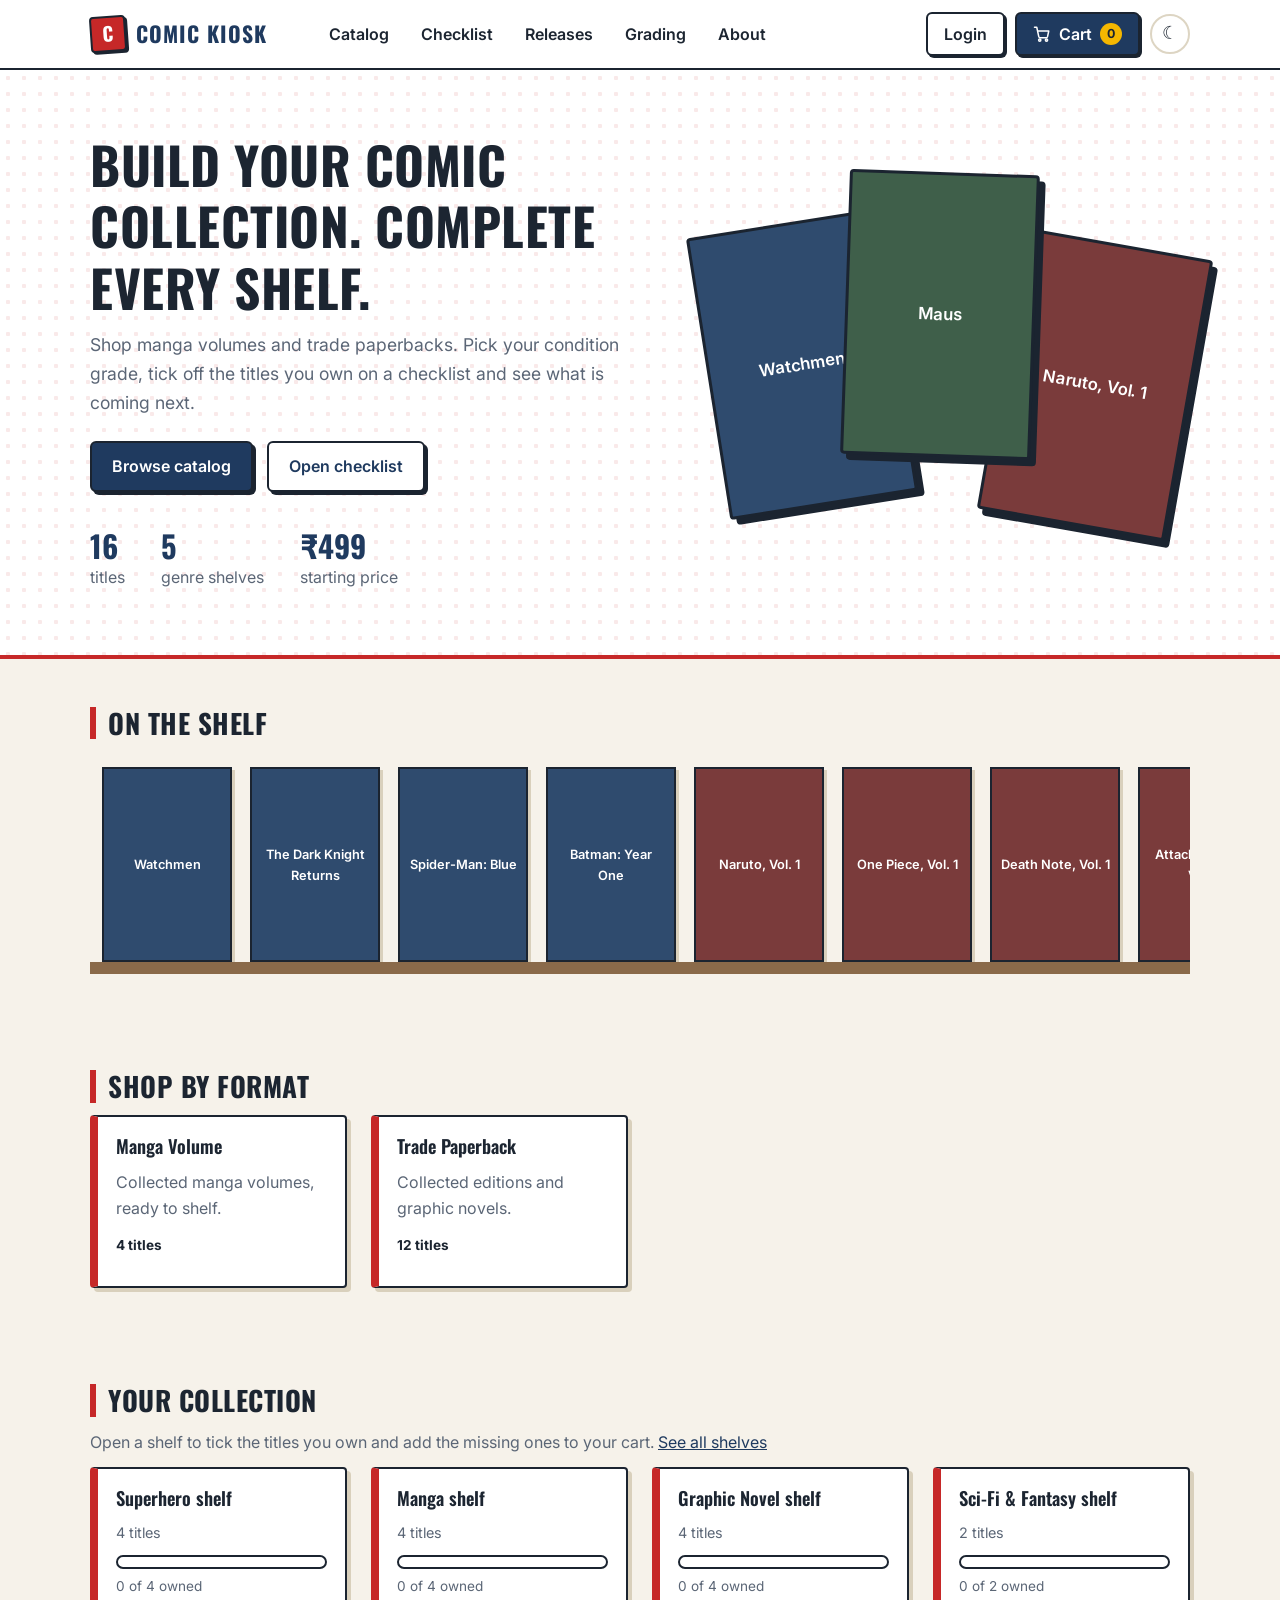
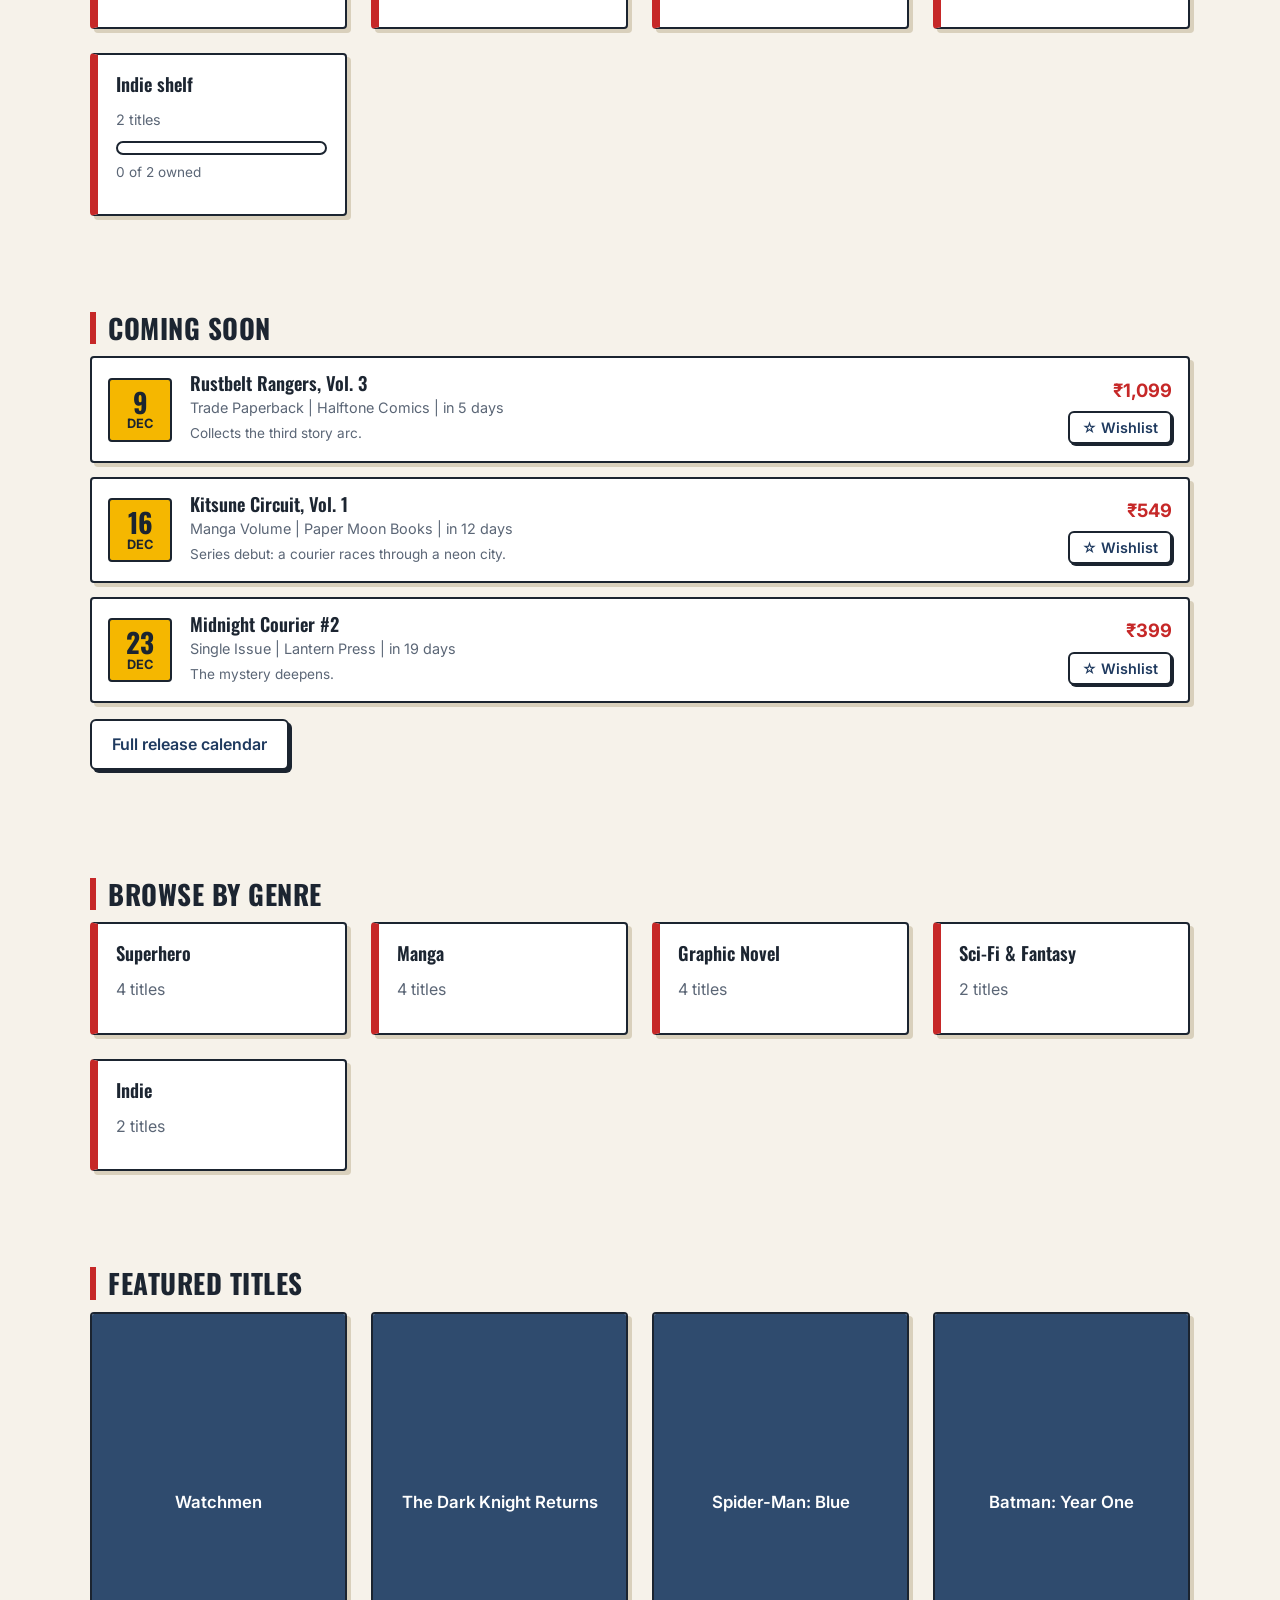
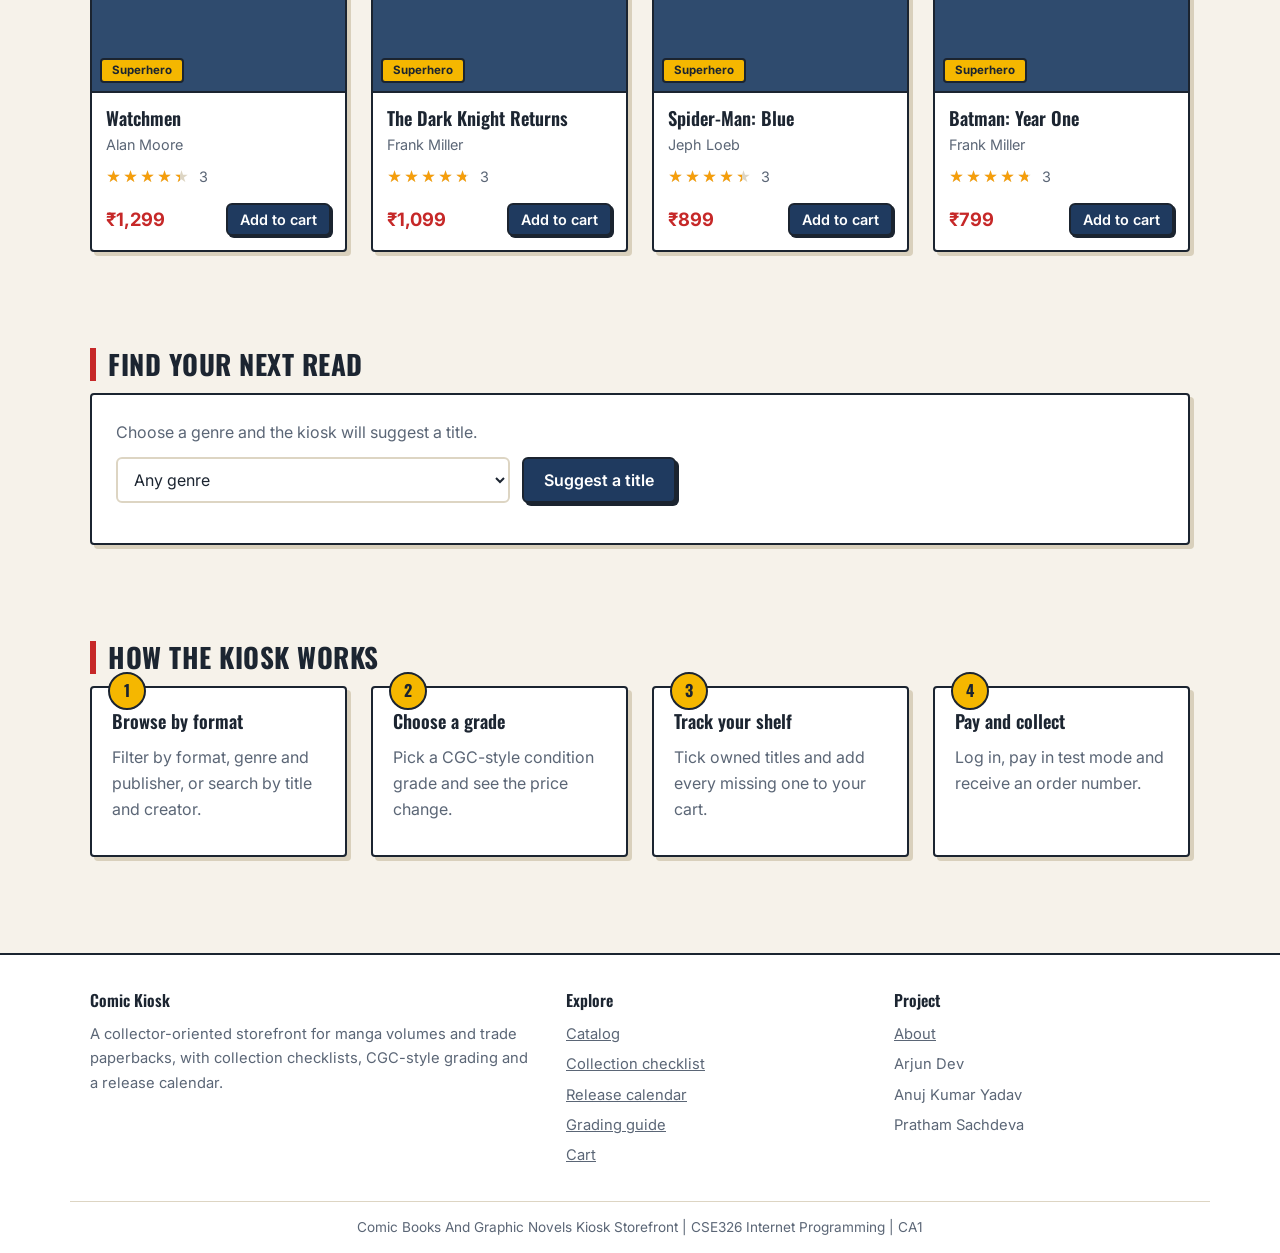
<file: kiosk/index.html>
<!DOCTYPE html>
<html lang="en">
<head>
  <meta charset="UTF-8">
  <meta name="viewport" content="width=device-width, initial-scale=1.0">
  <meta name="description" content="Collector comic store: manga volumes and trade paperbacks with collection checklists, CGC-style grading and a release calendar.">
  <title>Home | Comic Kiosk</title>
  <link rel="icon" href="data:image/svg+xml,%3Csvg xmlns='http://www.w3.org/2000/svg' viewBox='0 0 32 32'%3E%3Crect width='32' height='32' rx='6' fill='%23c62828'/%3E%3Ctext x='16' y='23' font-size='20' font-family='Arial' font-weight='700' text-anchor='middle' fill='white'%3EC%3C/text%3E%3C/svg%3E">
  <link rel="preconnect" href="https://fonts.googleapis.com">
  <link rel="preconnect" href="https://fonts.gstatic.com" crossorigin>
  <link rel="stylesheet" href="https://fonts.googleapis.com/css2?family=Inter:wght@400;500;600;700&family=Oswald:wght@500;600;700&display=swap">
  <link rel="stylesheet" href="css/style.css?v=5">
  <script src="js/theme.js?v=5"></script>
</head>
<body>
  <a class="skip-link" href="#main">Skip to content</a>

  <!-- Header and navigation -->
  <header class="site-header">
    <div class="container header-inner">
      <a class="brand" href="index.html"><span class="brand-mark" aria-hidden="true">C</span>Comic Kiosk</a>
      <button type="button" class="nav-toggle" aria-expanded="false" aria-controls="site-nav" aria-label="Open menu"><span></span><span></span><span></span></button>
      <nav class="nav" id="site-nav" aria-label="Main">
        <div class="nav-links"><a href="catalog.html">Catalog</a><a href="series.html">Checklist</a><a href="releases.html">Releases</a><a href="grading.html">Grading</a><a href="about.html">About</a></div>
        <div class="nav-actions"><a href="login.html" class="nav-auth" id="auth-link">Login</a><a href="cart.html" class="nav-cart"><svg class="icon" width="18" height="18" viewBox="0 0 24 24" fill="none" stroke="currentColor" stroke-width="2" stroke-linecap="round" stroke-linejoin="round" aria-hidden="true"><circle cx="9" cy="20" r="1.5"/><circle cx="18" cy="20" r="1.5"/><path d="M2 3h3l2.7 12.4a2 2 0 0 0 2 1.6h7.7a2 2 0 0 0 2-1.5L21 8H6"/></svg>Cart <span class="badge" id="cart-count" aria-live="polite">0</span></a></div>
      </nav>
    </div>
  </header>

    <!-- Hero -->
  <section class="hero">
    <div class="container hero-inner">
      <div>
        <h1>Build your comic collection. Complete every shelf.</h1>
        <p>Shop manga volumes and trade paperbacks. Pick your condition grade, tick off the titles you own on a checklist and see what is coming next.</p>
        <div class="hero-actions">
          <a class="btn" href="catalog.html">Browse catalog</a>
          <a class="btn btn-outline" href="series.html">Open checklist</a>
        </div>
        <ul class="stats">
          <li><strong id="stat-titles">0</strong>titles</li>
          <li><strong id="stat-series">0</strong>genre shelves</li>
          <li><strong id="stat-from">0</strong>starting price</li>
        </ul>
      </div>
      <div class="hero-art" id="hero-art" aria-hidden="true"></div>
    </div>
  </section>

  <main id="main" class="container">
    <section class="section">
      <h2>On the shelf</h2>
      <div class="shelf" id="shelf"></div>
    </section>

    <section class="section">
      <h2>Shop by format</h2>
      <div class="grid" id="format-list"></div>
    </section>

    <section class="section">
      <h2>Your collection</h2>
      <p class="muted">Open a shelf to tick the titles you own and add the missing ones to your cart. <a href="series.html">See all shelves</a></p>
      <div class="grid" id="series-list"></div>
    </section>

    <section class="section">
      <h2>Coming soon</h2>
      <div class="release-list-home" id="release-list"></div>
      <p style="margin-top:16px"><a class="btn btn-outline" href="releases.html">Full release calendar</a></p>
    </section>

    <section class="section">
      <h2>Browse by genre</h2>
      <div class="grid" id="category-list"></div>
    </section>

    <section class="section">
      <h2>Featured titles</h2>
      <div class="grid" id="featured-list"></div>
    </section>

    <section class="section">
      <h2>Find your next read</h2>
      <div class="panel suggest-box">
        <p class="muted">Choose a genre and the kiosk will suggest a title.</p>
        <div class="toolbar">
          <select id="suggest-category" aria-label="Genre for suggestion">
            <option value="all">Any genre</option>
          </select>
          <button class="btn" id="suggest-btn" type="button">Suggest a title</button>
        </div>
        <div class="grid" id="suggestion" aria-live="polite"></div>
      </div>
    </section>

    <section class="section">
      <h2>How the kiosk works</h2>
      <div class="steps">
        <div class="step"><h3>Browse by format</h3><p class="muted">Filter by format, genre and publisher, or search by title and creator.</p></div>
        <div class="step"><h3>Choose a grade</h3><p class="muted">Pick a CGC-style condition grade and see the price change.</p></div>
        <div class="step"><h3>Track your shelf</h3><p class="muted">Tick owned titles and add every missing one to your cart.</p></div>
        <div class="step"><h3>Pay and collect</h3><p class="muted">Log in, pay in test mode and receive an order number.</p></div>
      </div>
    </section>
  </main>

  <!-- Footer -->
  <footer class="site-footer">
    <div class="container footer-grid">
      <div>
        <h3>Comic Kiosk</h3>
        <p>A collector-oriented storefront for manga volumes and trade paperbacks, with collection checklists, CGC-style grading and a release calendar.</p>
      </div>
      <div>
        <h3>Explore</h3>
        <ul>
          <li><a href="catalog.html">Catalog</a></li>
          <li><a href="series.html">Collection checklist</a></li>
          <li><a href="releases.html">Release calendar</a></li>
          <li><a href="grading.html">Grading guide</a></li>
          <li><a href="cart.html">Cart</a></li>
        </ul>
      </div>
      <div>
        <h3>Project</h3>
        <ul>
          <li><a href="about.html">About</a></li>
          <li>Arjun Dev</li>
          <li>Anuj Kumar Yadav</li>
          <li>Pratham Sachdeva</li>
        </ul>
      </div>
    </div>
    <div class="container footer-bottom">Comic Books And Graphic Novels Kiosk Storefront | CSE326 Internet Programming | CA1</div>
  </footer>

  <script src="js/data.js?v=5"></script>
  <script src="js/app.js?v=5"></script>
  <script src="js/home.js?v=5"></script>
</body>
</html>
</file>
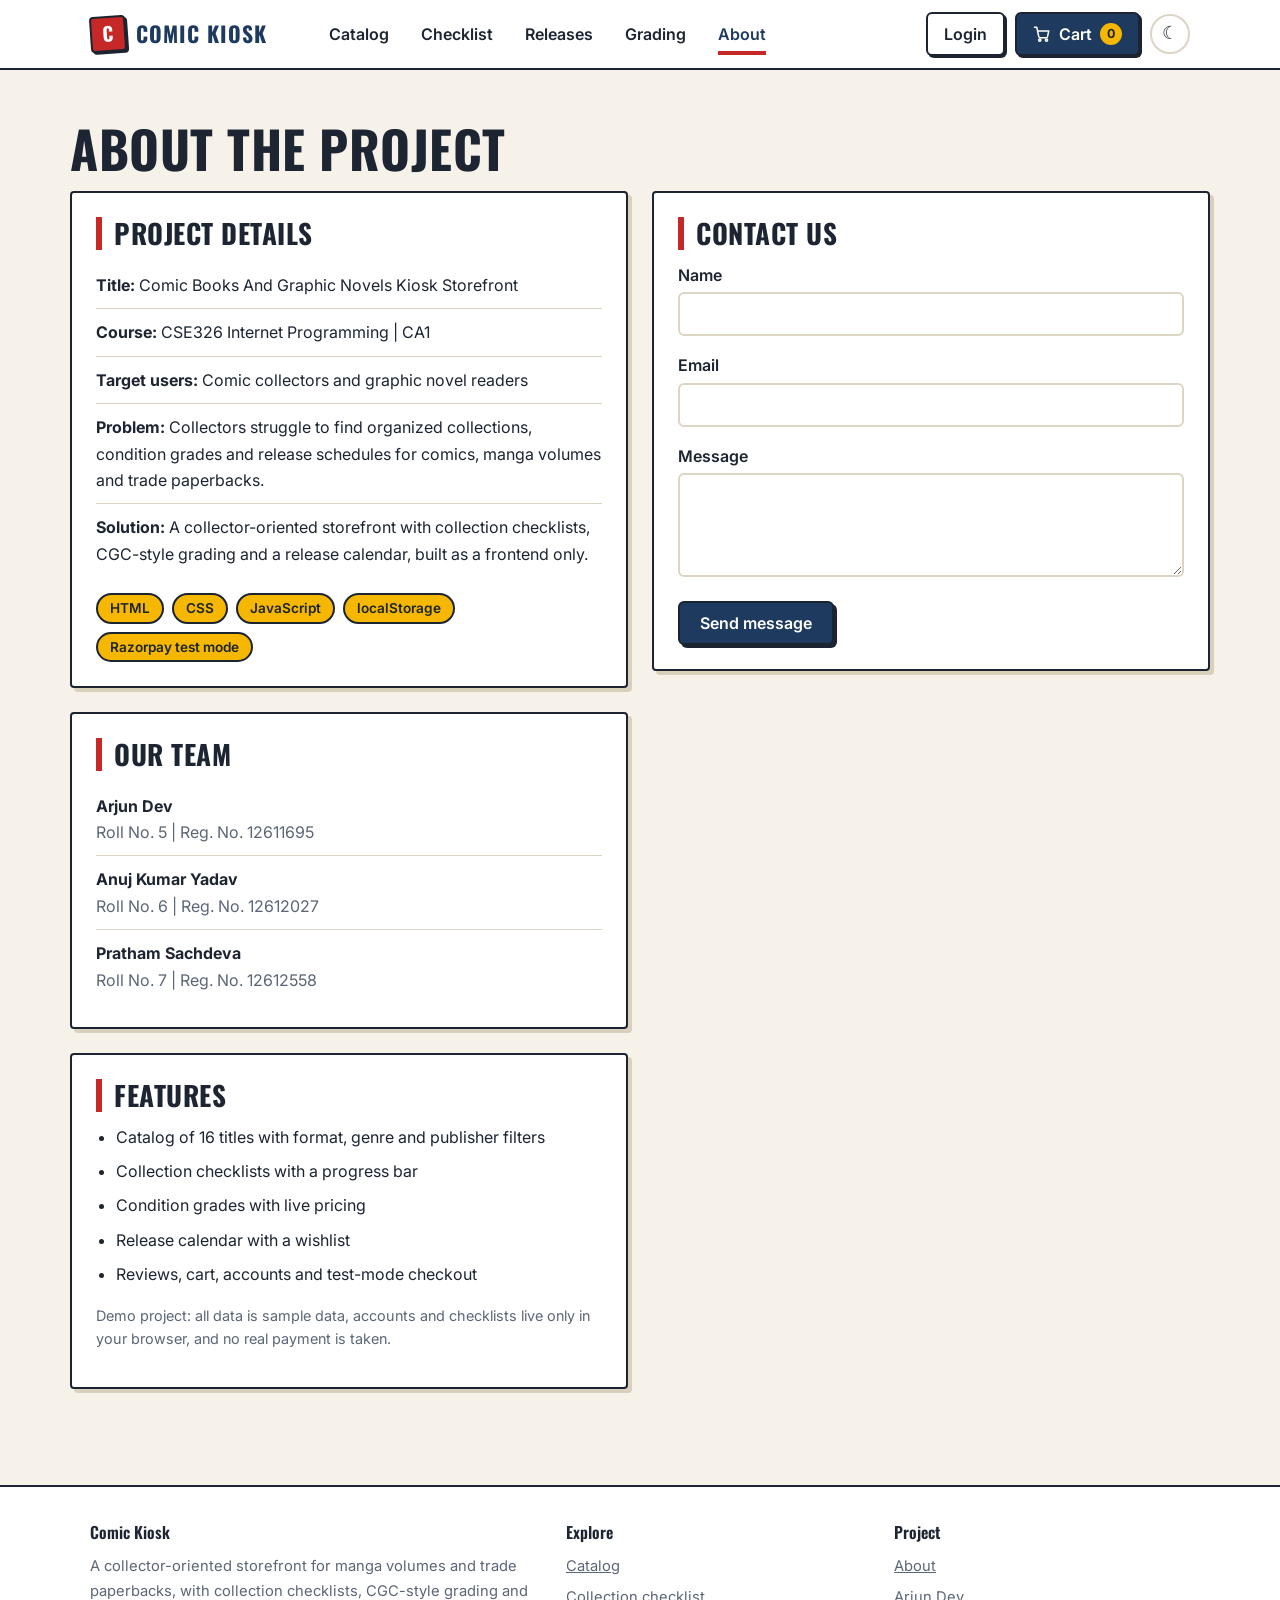
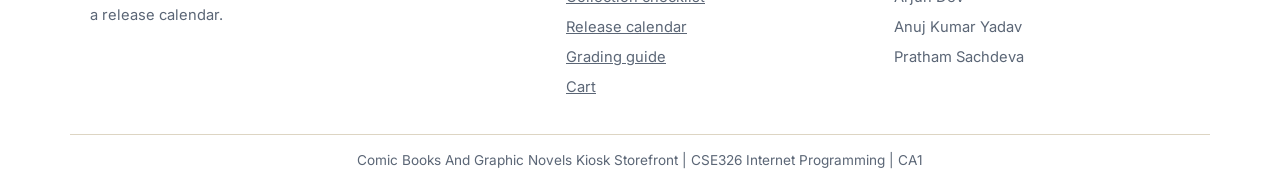
<file: kiosk/about.html>
<!DOCTYPE html>
<html lang="en">
<head>
  <meta charset="UTF-8">
  <meta name="viewport" content="width=device-width, initial-scale=1.0">
  <meta name="description" content="About the Comic Books And Graphic Novels Kiosk Storefront project and its team.">
  <title>About | Comic Kiosk</title>
  <link rel="icon" href="data:image/svg+xml,%3Csvg xmlns='http://www.w3.org/2000/svg' viewBox='0 0 32 32'%3E%3Crect width='32' height='32' rx='6' fill='%23c62828'/%3E%3Ctext x='16' y='23' font-size='20' font-family='Arial' font-weight='700' text-anchor='middle' fill='white'%3EC%3C/text%3E%3C/svg%3E">
  <link rel="preconnect" href="https://fonts.googleapis.com">
  <link rel="preconnect" href="https://fonts.gstatic.com" crossorigin>
  <link rel="stylesheet" href="https://fonts.googleapis.com/css2?family=Inter:wght@400;500;600;700&family=Oswald:wght@500;600;700&display=swap">
  <link rel="stylesheet" href="css/style.css?v=5">
  <script src="js/theme.js?v=5"></script>
</head>
<body>
  <a class="skip-link" href="#main">Skip to content</a>

  <!-- Header and navigation -->
  <header class="site-header">
    <div class="container header-inner">
      <a class="brand" href="index.html"><span class="brand-mark" aria-hidden="true">C</span>Comic Kiosk</a>
      <button type="button" class="nav-toggle" aria-expanded="false" aria-controls="site-nav" aria-label="Open menu"><span></span><span></span><span></span></button>
      <nav class="nav" id="site-nav" aria-label="Main">
        <div class="nav-links"><a href="catalog.html">Catalog</a><a href="series.html">Checklist</a><a href="releases.html">Releases</a><a href="grading.html">Grading</a><a href="about.html" class="active">About</a></div>
        <div class="nav-actions"><a href="login.html" class="nav-auth" id="auth-link">Login</a><a href="cart.html" class="nav-cart"><svg class="icon" width="18" height="18" viewBox="0 0 24 24" fill="none" stroke="currentColor" stroke-width="2" stroke-linecap="round" stroke-linejoin="round" aria-hidden="true"><circle cx="9" cy="20" r="1.5"/><circle cx="18" cy="20" r="1.5"/><path d="M2 3h3l2.7 12.4a2 2 0 0 0 2 1.6h7.7a2 2 0 0 0 2-1.5L21 8H6"/></svg>Cart <span class="badge" id="cart-count" aria-live="polite">0</span></a></div>
      </nav>
    </div>
  </header>

  <main id="main" class="container section">
    <h1>About the project</h1>
    <div class="two-col">
      <div class="stack">
        <section class="panel">
          <h2>Project details</h2>
          <ul class="details-list">
            <li><strong>Title:</strong> Comic Books And Graphic Novels Kiosk Storefront</li>
            <li><strong>Course:</strong> CSE326 Internet Programming | CA1</li>
            <li><strong>Target users:</strong> Comic collectors and graphic novel readers</li>
            <li><strong>Problem:</strong> Collectors struggle to find organized collections, condition grades and release schedules for comics, manga volumes and trade paperbacks.</li>
            <li><strong>Solution:</strong> A collector-oriented storefront with collection checklists, CGC-style grading and a release calendar, built as a frontend only.</li>
          </ul>
          <ul class="tags" aria-label="Technologies">
            <li>HTML</li><li>CSS</li><li>JavaScript</li><li>localStorage</li><li>Razorpay test mode</li>
          </ul>
        </section>

        <section class="panel">
          <h2>Our team</h2>
          <ul class="details-list">
            <li><strong>Arjun Dev</strong><br><span class="muted">Roll No. 5 | Reg. No. 12611695</span></li>
            <li><strong>Anuj Kumar Yadav</strong><br><span class="muted">Roll No. 6 | Reg. No. 12612027</span></li>
            <li><strong>Pratham Sachdeva</strong><br><span class="muted">Roll No. 7 | Reg. No. 12612558</span></li>
          </ul>
        </section>

        <section class="panel">
          <h2>Features</h2>
          <ul class="tips">
            <li>Catalog of 16 titles with format, genre and publisher filters</li>
            <li>Collection checklists with a progress bar</li>
            <li>Condition grades with live pricing</li>
            <li>Release calendar with a wishlist</li>
            <li>Reviews, cart, accounts and test-mode checkout</li>
          </ul>
          <p class="note">Demo project: all data is sample data, accounts and checklists live only in your browser, and no real payment is taken.</p>
        </section>
      </div>

      <section class="panel">
        <h2>Contact us</h2>
        <div id="contact-message" class="message" role="status"></div>
        <form id="contact-form">
          <div class="form-group"><label for="c-name">Name</label><input type="text" id="c-name" autocomplete="name" required></div>
          <div class="form-group"><label for="c-email">Email</label><input type="email" id="c-email" autocomplete="email" required></div>
          <div class="form-group"><label for="c-text">Message</label><textarea id="c-text" rows="4" required></textarea></div>
          <button class="btn" type="submit">Send message</button>
        </form>
      </section>
    </div>
  </main>

  <!-- Footer -->
  <footer class="site-footer">
    <div class="container footer-grid">
      <div>
        <h3>Comic Kiosk</h3>
        <p>A collector-oriented storefront for manga volumes and trade paperbacks, with collection checklists, CGC-style grading and a release calendar.</p>
      </div>
      <div>
        <h3>Explore</h3>
        <ul>
          <li><a href="catalog.html">Catalog</a></li>
          <li><a href="series.html">Collection checklist</a></li>
          <li><a href="releases.html">Release calendar</a></li>
          <li><a href="grading.html">Grading guide</a></li>
          <li><a href="cart.html">Cart</a></li>
        </ul>
      </div>
      <div>
        <h3>Project</h3>
        <ul>
          <li><a href="about.html">About</a></li>
          <li>Arjun Dev</li>
          <li>Anuj Kumar Yadav</li>
          <li>Pratham Sachdeva</li>
        </ul>
      </div>
    </div>
    <div class="container footer-bottom">Comic Books And Graphic Novels Kiosk Storefront | CSE326 Internet Programming | CA1</div>
  </footer>

  <script src="js/data.js?v=5"></script>
  <script src="js/app.js?v=5"></script>
  <script src="js/about.js?v=5"></script>
</body>
</html>
</file>
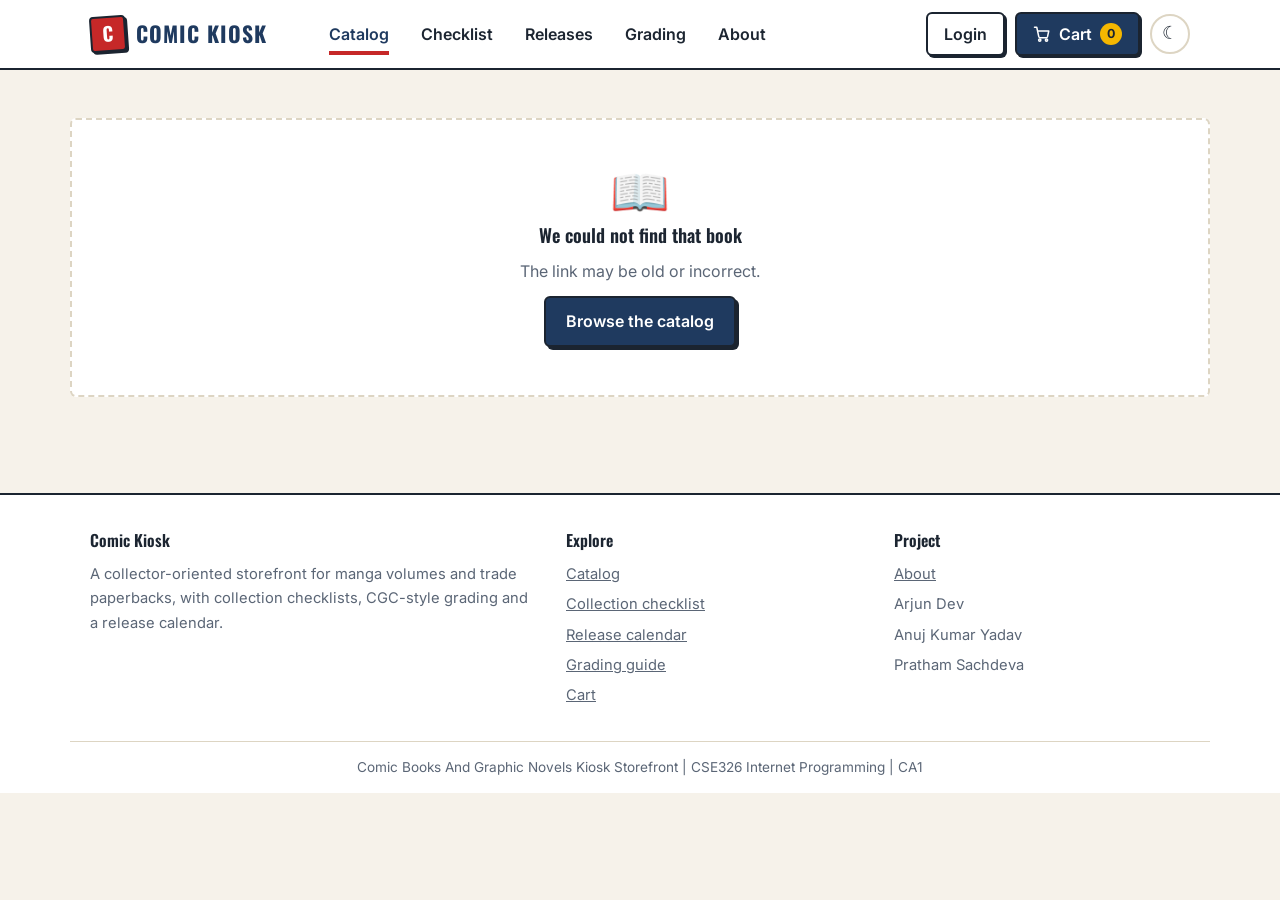
<file: kiosk/book.html>
<!DOCTYPE html>
<html lang="en">
<head>
  <meta charset="UTF-8">
  <meta name="viewport" content="width=device-width, initial-scale=1.0">
  <meta name="description" content="Book details, ratings and reviews at Comic Kiosk.">
  <title>Book | Comic Kiosk</title>
  <link rel="icon" href="data:image/svg+xml,%3Csvg xmlns='http://www.w3.org/2000/svg' viewBox='0 0 32 32'%3E%3Crect width='32' height='32' rx='6' fill='%23c62828'/%3E%3Ctext x='16' y='23' font-size='20' font-family='Arial' font-weight='700' text-anchor='middle' fill='white'%3EC%3C/text%3E%3C/svg%3E">
  <link rel="preconnect" href="https://fonts.googleapis.com">
  <link rel="preconnect" href="https://fonts.gstatic.com" crossorigin>
  <link rel="stylesheet" href="https://fonts.googleapis.com/css2?family=Inter:wght@400;500;600;700&family=Oswald:wght@500;600;700&display=swap">
  <link rel="stylesheet" href="css/style.css?v=5">
  <script src="js/theme.js?v=5"></script>
</head>
<body>
  <a class="skip-link" href="#main">Skip to content</a>

  <!-- Header and navigation -->
  <header class="site-header">
    <div class="container header-inner">
      <a class="brand" href="index.html"><span class="brand-mark" aria-hidden="true">C</span>Comic Kiosk</a>
      <button type="button" class="nav-toggle" aria-expanded="false" aria-controls="site-nav" aria-label="Open menu"><span></span><span></span><span></span></button>
      <nav class="nav" id="site-nav" aria-label="Main">
        <div class="nav-links"><a href="catalog.html" class="active">Catalog</a><a href="series.html">Checklist</a><a href="releases.html">Releases</a><a href="grading.html">Grading</a><a href="about.html">About</a></div>
        <div class="nav-actions"><a href="login.html" class="nav-auth" id="auth-link">Login</a><a href="cart.html" class="nav-cart"><svg class="icon" width="18" height="18" viewBox="0 0 24 24" fill="none" stroke="currentColor" stroke-width="2" stroke-linecap="round" stroke-linejoin="round" aria-hidden="true"><circle cx="9" cy="20" r="1.5"/><circle cx="18" cy="20" r="1.5"/><path d="M2 3h3l2.7 12.4a2 2 0 0 0 2 1.6h7.7a2 2 0 0 0 2-1.5L21 8H6"/></svg>Cart <span class="badge" id="cart-count" aria-live="polite">0</span></a></div>
      </nav>
    </div>
  </header>

  <main id="main" class="container section">
    <div id="book-area"></div>
  </main>

  <!-- Footer -->
  <footer class="site-footer">
    <div class="container footer-grid">
      <div>
        <h3>Comic Kiosk</h3>
        <p>A collector-oriented storefront for manga volumes and trade paperbacks, with collection checklists, CGC-style grading and a release calendar.</p>
      </div>
      <div>
        <h3>Explore</h3>
        <ul>
          <li><a href="catalog.html">Catalog</a></li>
          <li><a href="series.html">Collection checklist</a></li>
          <li><a href="releases.html">Release calendar</a></li>
          <li><a href="grading.html">Grading guide</a></li>
          <li><a href="cart.html">Cart</a></li>
        </ul>
      </div>
      <div>
        <h3>Project</h3>
        <ul>
          <li><a href="about.html">About</a></li>
          <li>Arjun Dev</li>
          <li>Anuj Kumar Yadav</li>
          <li>Pratham Sachdeva</li>
        </ul>
      </div>
    </div>
    <div class="container footer-bottom">Comic Books And Graphic Novels Kiosk Storefront | CSE326 Internet Programming | CA1</div>
  </footer>

  <script src="js/data.js?v=5"></script>
  <script src="js/app.js?v=5"></script>
  <script src="js/book.js?v=5"></script>
</body>
</html>
</file>
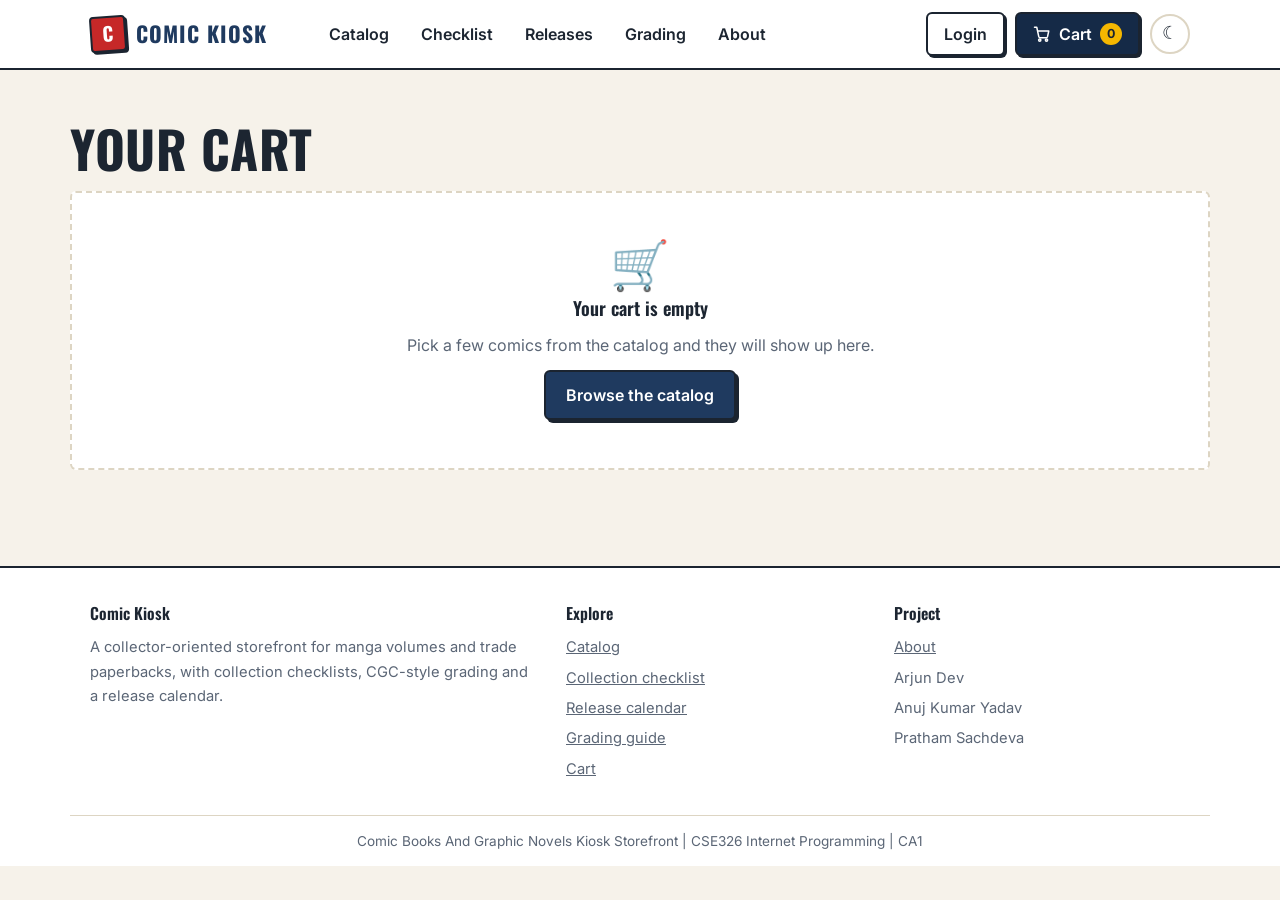
<file: kiosk/cart.html>
<!DOCTYPE html>
<html lang="en">
<head>
  <meta charset="UTF-8">
  <meta name="viewport" content="width=device-width, initial-scale=1.0">
  <meta name="description" content="Review the comics in your cart and place your order.">
  <title>Cart | Comic Kiosk</title>
  <link rel="icon" href="data:image/svg+xml,%3Csvg xmlns='http://www.w3.org/2000/svg' viewBox='0 0 32 32'%3E%3Crect width='32' height='32' rx='6' fill='%23c62828'/%3E%3Ctext x='16' y='23' font-size='20' font-family='Arial' font-weight='700' text-anchor='middle' fill='white'%3EC%3C/text%3E%3C/svg%3E">
  <link rel="preconnect" href="https://fonts.googleapis.com">
  <link rel="preconnect" href="https://fonts.gstatic.com" crossorigin>
  <link rel="stylesheet" href="https://fonts.googleapis.com/css2?family=Inter:wght@400;500;600;700&family=Oswald:wght@500;600;700&display=swap">
  <link rel="stylesheet" href="css/style.css?v=5">
  <script src="js/theme.js?v=5"></script>
</head>
<body>
  <a class="skip-link" href="#main">Skip to content</a>

  <!-- Header and navigation -->
  <header class="site-header">
    <div class="container header-inner">
      <a class="brand" href="index.html"><span class="brand-mark" aria-hidden="true">C</span>Comic Kiosk</a>
      <button type="button" class="nav-toggle" aria-expanded="false" aria-controls="site-nav" aria-label="Open menu"><span></span><span></span><span></span></button>
      <nav class="nav" id="site-nav" aria-label="Main">
        <div class="nav-links"><a href="catalog.html">Catalog</a><a href="series.html">Checklist</a><a href="releases.html">Releases</a><a href="grading.html">Grading</a><a href="about.html">About</a></div>
        <div class="nav-actions"><a href="login.html" class="nav-auth" id="auth-link">Login</a><a href="cart.html" class="nav-cart active"><svg class="icon" width="18" height="18" viewBox="0 0 24 24" fill="none" stroke="currentColor" stroke-width="2" stroke-linecap="round" stroke-linejoin="round" aria-hidden="true"><circle cx="9" cy="20" r="1.5"/><circle cx="18" cy="20" r="1.5"/><path d="M2 3h3l2.7 12.4a2 2 0 0 0 2 1.6h7.7a2 2 0 0 0 2-1.5L21 8H6"/></svg>Cart <span class="badge" id="cart-count" aria-live="polite">0</span></a></div>
      </nav>
    </div>
  </header>

  <main id="main" class="container section">
    <h1>Your cart</h1>
    <div id="cart-message" role="status"></div>
    <div id="cart-area"></div>
  </main>

  <!-- Footer -->
  <footer class="site-footer">
    <div class="container footer-grid">
      <div>
        <h3>Comic Kiosk</h3>
        <p>A collector-oriented storefront for manga volumes and trade paperbacks, with collection checklists, CGC-style grading and a release calendar.</p>
      </div>
      <div>
        <h3>Explore</h3>
        <ul>
          <li><a href="catalog.html">Catalog</a></li>
          <li><a href="series.html">Collection checklist</a></li>
          <li><a href="releases.html">Release calendar</a></li>
          <li><a href="grading.html">Grading guide</a></li>
          <li><a href="cart.html">Cart</a></li>
        </ul>
      </div>
      <div>
        <h3>Project</h3>
        <ul>
          <li><a href="about.html">About</a></li>
          <li>Arjun Dev</li>
          <li>Anuj Kumar Yadav</li>
          <li>Pratham Sachdeva</li>
        </ul>
      </div>
    </div>
    <div class="container footer-bottom">Comic Books And Graphic Novels Kiosk Storefront | CSE326 Internet Programming | CA1</div>
  </footer>

  <script src="js/data.js?v=5"></script>
  <script src="js/app.js?v=5"></script>
  <script src="js/config.js?v=5"></script>
  <script src="https://checkout.razorpay.com/v1/checkout.js"></script>
  <script src="js/cart.js?v=5"></script>
</body>
</html>
</file>
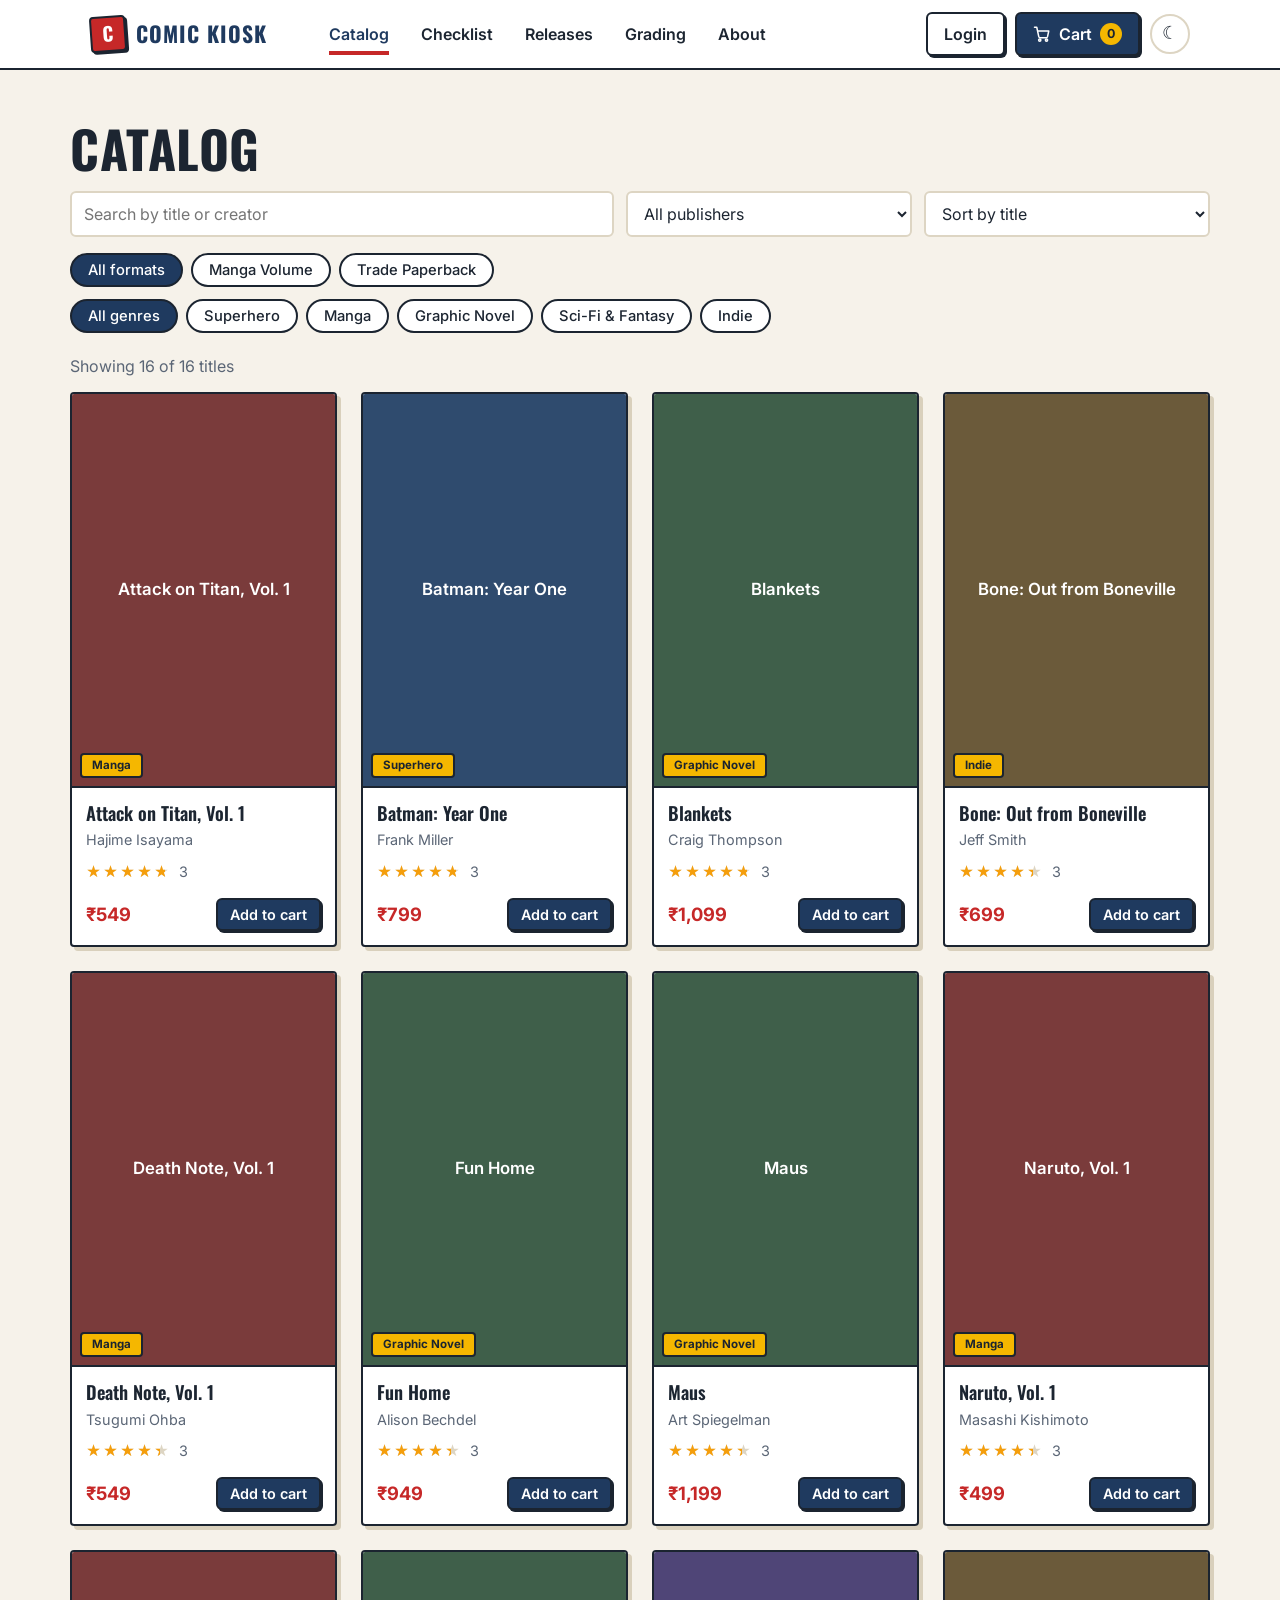
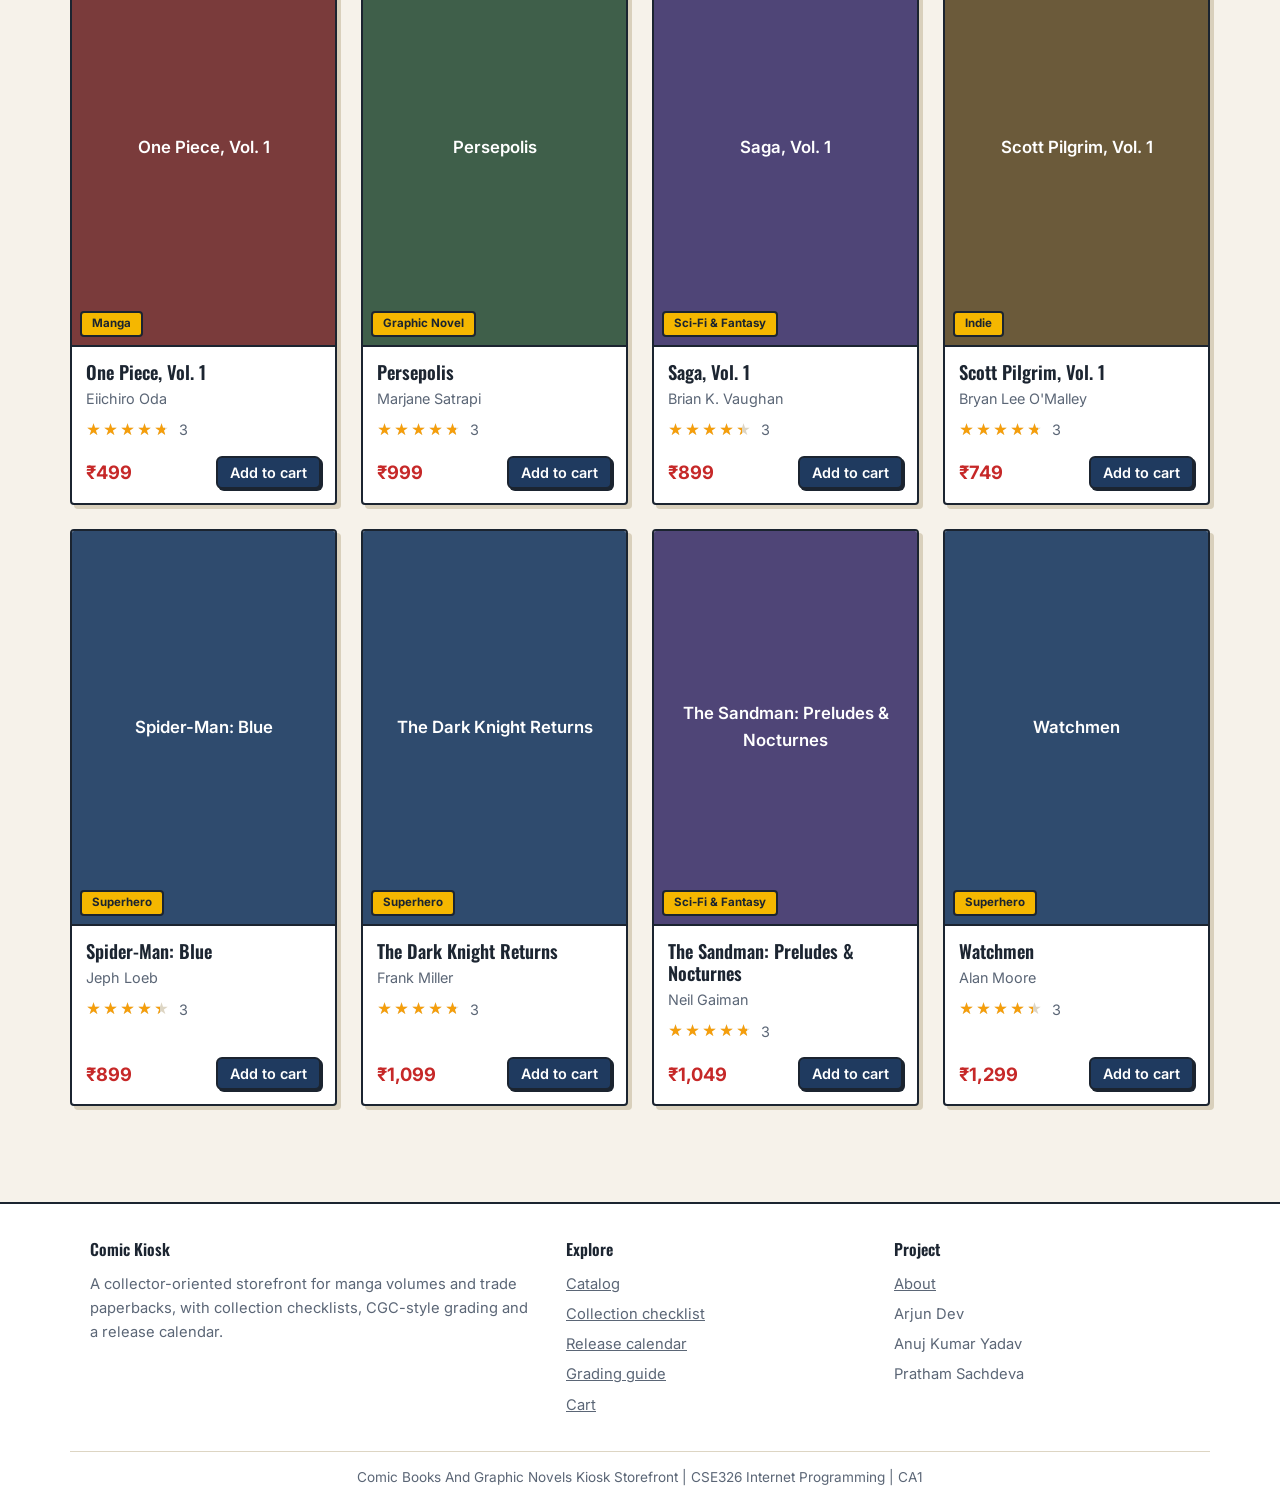
<file: kiosk/catalog.html>
<!DOCTYPE html>
<html lang="en">
<head>
  <meta charset="UTF-8">
  <meta name="viewport" content="width=device-width, initial-scale=1.0">
  <meta name="description" content="Search manga volumes and trade paperbacks by format, genre, publisher and price.">
  <title>Catalog | Comic Kiosk</title>
  <link rel="icon" href="data:image/svg+xml,%3Csvg xmlns='http://www.w3.org/2000/svg' viewBox='0 0 32 32'%3E%3Crect width='32' height='32' rx='6' fill='%23c62828'/%3E%3Ctext x='16' y='23' font-size='20' font-family='Arial' font-weight='700' text-anchor='middle' fill='white'%3EC%3C/text%3E%3C/svg%3E">
  <link rel="preconnect" href="https://fonts.googleapis.com">
  <link rel="preconnect" href="https://fonts.gstatic.com" crossorigin>
  <link rel="stylesheet" href="https://fonts.googleapis.com/css2?family=Inter:wght@400;500;600;700&family=Oswald:wght@500;600;700&display=swap">
  <link rel="stylesheet" href="css/style.css?v=5">
  <script src="js/theme.js?v=5"></script>
</head>
<body>
  <a class="skip-link" href="#main">Skip to content</a>

  <!-- Header and navigation -->
  <header class="site-header">
    <div class="container header-inner">
      <a class="brand" href="index.html"><span class="brand-mark" aria-hidden="true">C</span>Comic Kiosk</a>
      <button type="button" class="nav-toggle" aria-expanded="false" aria-controls="site-nav" aria-label="Open menu"><span></span><span></span><span></span></button>
      <nav class="nav" id="site-nav" aria-label="Main">
        <div class="nav-links"><a href="catalog.html" class="active">Catalog</a><a href="series.html">Checklist</a><a href="releases.html">Releases</a><a href="grading.html">Grading</a><a href="about.html">About</a></div>
        <div class="nav-actions"><a href="login.html" class="nav-auth" id="auth-link">Login</a><a href="cart.html" class="nav-cart"><svg class="icon" width="18" height="18" viewBox="0 0 24 24" fill="none" stroke="currentColor" stroke-width="2" stroke-linecap="round" stroke-linejoin="round" aria-hidden="true"><circle cx="9" cy="20" r="1.5"/><circle cx="18" cy="20" r="1.5"/><path d="M2 3h3l2.7 12.4a2 2 0 0 0 2 1.6h7.7a2 2 0 0 0 2-1.5L21 8H6"/></svg>Cart <span class="badge" id="cart-count" aria-live="polite">0</span></a></div>
      </nav>
    </div>
  </header>

  <main id="main" class="container section">
    <h1>Catalog</h1>
    <div class="filters">
      <div class="toolbar">
        <input type="search" id="search" placeholder="Search by title or creator" aria-label="Search">
        <select id="publisher" aria-label="Publisher"><option value="all">All publishers</option></select>
        <select id="sort" aria-label="Sort order">
          <option value="title">Sort by title</option>
          <option value="price-low">Price: low to high</option>
          <option value="price-high">Price: high to low</option>
        </select>
      </div>
      <div class="chips" id="format-chips" role="group" aria-label="Filter by format"></div>
      <div class="chips" id="chips" role="group" aria-label="Filter by genre"></div>
    </div>
    <p class="muted" id="result-count" aria-live="polite"></p>
    <div class="grid" id="book-list"></div>
  </main>

  <!-- Footer -->
  <footer class="site-footer">
    <div class="container footer-grid">
      <div>
        <h3>Comic Kiosk</h3>
        <p>A collector-oriented storefront for manga volumes and trade paperbacks, with collection checklists, CGC-style grading and a release calendar.</p>
      </div>
      <div>
        <h3>Explore</h3>
        <ul>
          <li><a href="catalog.html">Catalog</a></li>
          <li><a href="series.html">Collection checklist</a></li>
          <li><a href="releases.html">Release calendar</a></li>
          <li><a href="grading.html">Grading guide</a></li>
          <li><a href="cart.html">Cart</a></li>
        </ul>
      </div>
      <div>
        <h3>Project</h3>
        <ul>
          <li><a href="about.html">About</a></li>
          <li>Arjun Dev</li>
          <li>Anuj Kumar Yadav</li>
          <li>Pratham Sachdeva</li>
        </ul>
      </div>
    </div>
    <div class="container footer-bottom">Comic Books And Graphic Novels Kiosk Storefront | CSE326 Internet Programming | CA1</div>
  </footer>

  <script src="js/data.js?v=5"></script>
  <script src="js/app.js?v=5"></script>
  <script src="js/catalog.js?v=5"></script>
</body>
</html>
</file>
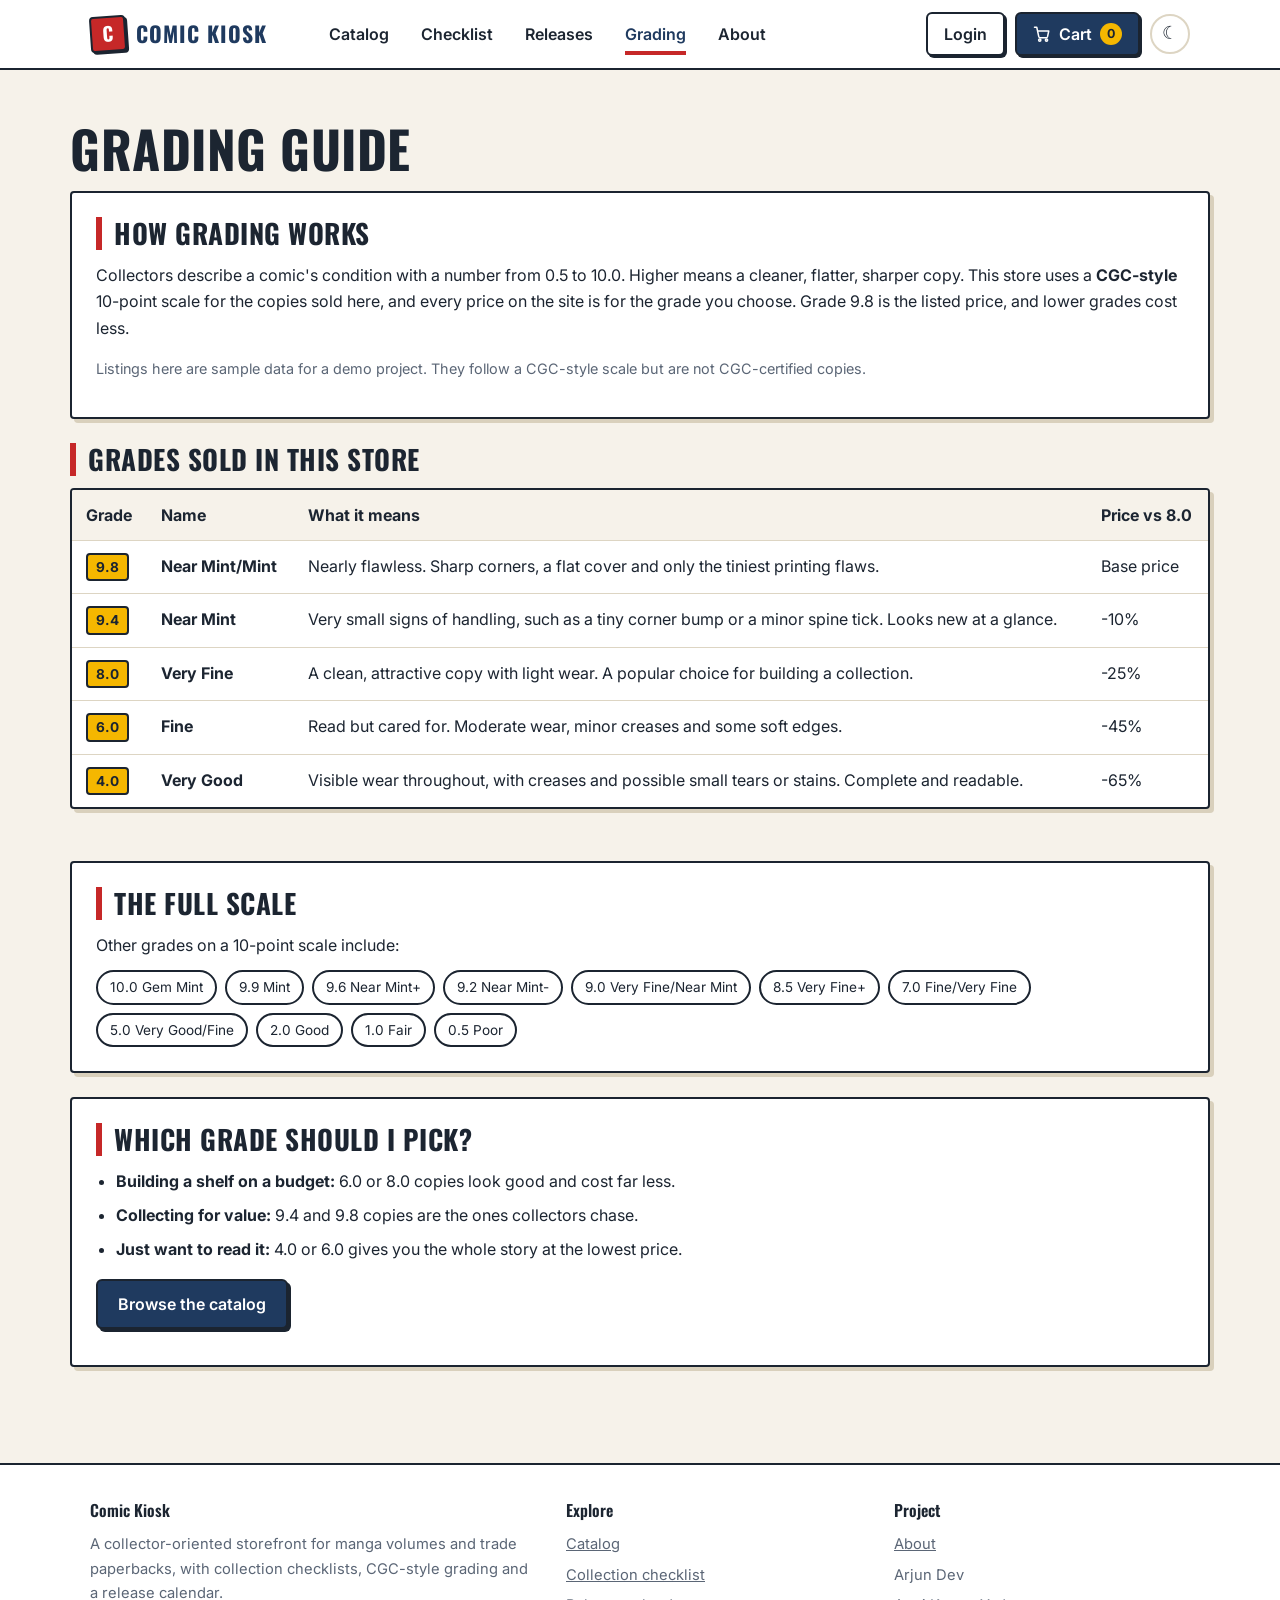
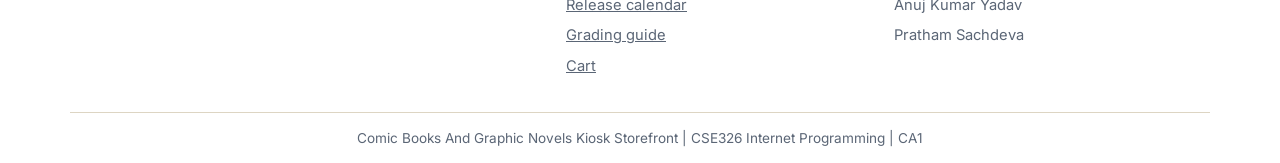
<file: kiosk/grading.html>
<!DOCTYPE html>
<html lang="en">
<head>
  <meta charset="UTF-8">
  <meta name="viewport" content="width=device-width, initial-scale=1.0">
  <meta name="description" content="How condition grades work on a CGC-style 10-point scale and how grade changes the price.">
  <title>Grading guide | Comic Kiosk</title>
  <link rel="icon" href="data:image/svg+xml,%3Csvg xmlns='http://www.w3.org/2000/svg' viewBox='0 0 32 32'%3E%3Crect width='32' height='32' rx='6' fill='%23c62828'/%3E%3Ctext x='16' y='23' font-size='20' font-family='Arial' font-weight='700' text-anchor='middle' fill='white'%3EC%3C/text%3E%3C/svg%3E">
  <link rel="preconnect" href="https://fonts.googleapis.com">
  <link rel="preconnect" href="https://fonts.gstatic.com" crossorigin>
  <link rel="stylesheet" href="https://fonts.googleapis.com/css2?family=Inter:wght@400;500;600;700&family=Oswald:wght@500;600;700&display=swap">
  <link rel="stylesheet" href="css/style.css?v=5">
  <script src="js/theme.js?v=5"></script>
</head>
<body>
  <a class="skip-link" href="#main">Skip to content</a>

  <!-- Header and navigation -->
  <header class="site-header">
    <div class="container header-inner">
      <a class="brand" href="index.html"><span class="brand-mark" aria-hidden="true">C</span>Comic Kiosk</a>
      <button type="button" class="nav-toggle" aria-expanded="false" aria-controls="site-nav" aria-label="Open menu"><span></span><span></span><span></span></button>
      <nav class="nav" id="site-nav" aria-label="Main">
        <div class="nav-links"><a href="catalog.html">Catalog</a><a href="series.html">Checklist</a><a href="releases.html">Releases</a><a href="grading.html" class="active">Grading</a><a href="about.html">About</a></div>
        <div class="nav-actions"><a href="login.html" class="nav-auth" id="auth-link">Login</a><a href="cart.html" class="nav-cart"><svg class="icon" width="18" height="18" viewBox="0 0 24 24" fill="none" stroke="currentColor" stroke-width="2" stroke-linecap="round" stroke-linejoin="round" aria-hidden="true"><circle cx="9" cy="20" r="1.5"/><circle cx="18" cy="20" r="1.5"/><path d="M2 3h3l2.7 12.4a2 2 0 0 0 2 1.6h7.7a2 2 0 0 0 2-1.5L21 8H6"/></svg>Cart <span class="badge" id="cart-count" aria-live="polite">0</span></a></div>
      </nav>
    </div>
  </header>

  <main id="main" class="container section">
    <h1>Grading guide</h1>
    <div class="stack">
      <section class="panel">
        <h2>How grading works</h2>
        <p>Collectors describe a comic's condition with a number from 0.5 to 10.0. Higher means a cleaner, flatter, sharper copy. This store uses a <strong>CGC-style</strong> 10-point scale for the copies sold here, and every price on the site is for the grade you choose. Grade 9.8 is the listed price, and lower grades cost less.</p>
        <p class="note">Listings here are sample data for a demo project. They follow a CGC-style scale but are not CGC-certified copies.</p>
      </section>

      <section>
        <h2>Grades sold in this store</h2>
        <div class="table-wrap">
          <table class="grade-table">
            <thead><tr><th>Grade</th><th>Name</th><th>What it means</th><th>Price vs 8.0</th></tr></thead>
            <tbody id="grade-rows"></tbody>
          </table>
        </div>
      </section>

      <section class="panel">
        <h2>The full scale</h2>
        <p>Other grades on a 10-point scale include:</p>
        <ul class="scale-list">
          <li>10.0 Gem Mint</li><li>9.9 Mint</li><li>9.6 Near Mint+</li><li>9.2 Near Mint-</li><li>9.0 Very Fine/Near Mint</li>
          <li>8.5 Very Fine+</li><li>7.0 Fine/Very Fine</li><li>5.0 Very Good/Fine</li><li>2.0 Good</li><li>1.0 Fair</li><li>0.5 Poor</li>
        </ul>
      </section>

      <section class="panel">
        <h2>Which grade should I pick?</h2>
        <ul class="tips">
          <li><strong>Building a shelf on a budget:</strong> 6.0 or 8.0 copies look good and cost far less.</li>
          <li><strong>Collecting for value:</strong> 9.4 and 9.8 copies are the ones collectors chase.</li>
          <li><strong>Just want to read it:</strong> 4.0 or 6.0 gives you the whole story at the lowest price.</li>
        </ul>
        <p style="margin-top:16px"><a class="btn" href="catalog.html">Browse the catalog</a></p>
      </section>
    </div>
  </main>

  <!-- Footer -->
  <footer class="site-footer">
    <div class="container footer-grid">
      <div>
        <h3>Comic Kiosk</h3>
        <p>A collector-oriented storefront for manga volumes and trade paperbacks, with collection checklists, CGC-style grading and a release calendar.</p>
      </div>
      <div>
        <h3>Explore</h3>
        <ul>
          <li><a href="catalog.html">Catalog</a></li>
          <li><a href="series.html">Collection checklist</a></li>
          <li><a href="releases.html">Release calendar</a></li>
          <li><a href="grading.html">Grading guide</a></li>
          <li><a href="cart.html">Cart</a></li>
        </ul>
      </div>
      <div>
        <h3>Project</h3>
        <ul>
          <li><a href="about.html">About</a></li>
          <li>Arjun Dev</li>
          <li>Anuj Kumar Yadav</li>
          <li>Pratham Sachdeva</li>
        </ul>
      </div>
    </div>
    <div class="container footer-bottom">Comic Books And Graphic Novels Kiosk Storefront | CSE326 Internet Programming | CA1</div>
  </footer>

  <script src="js/data.js?v=5"></script>
  <script src="js/app.js?v=5"></script>
  <script src="js/grading.js?v=5"></script>
</body>
</html>
</file>
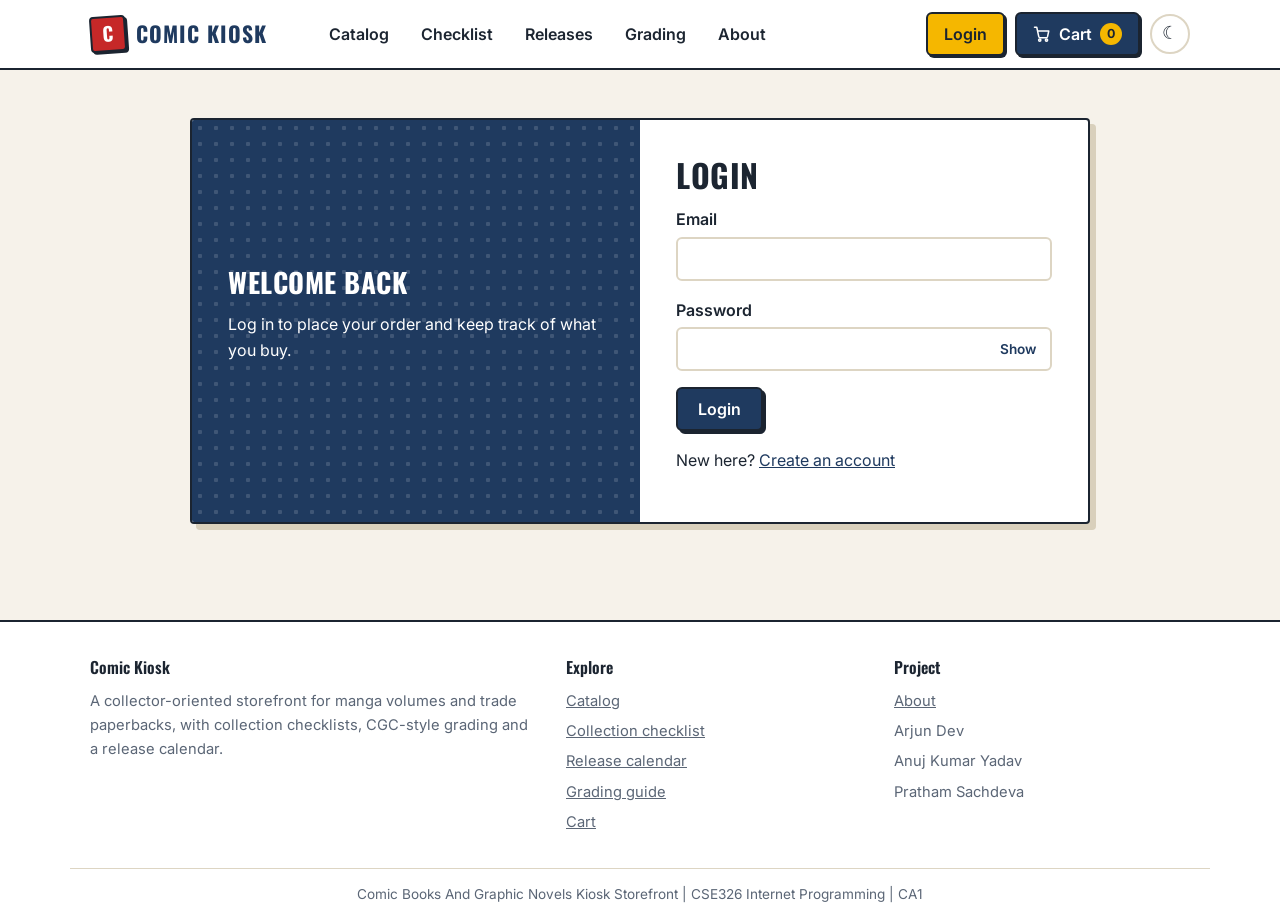
<file: kiosk/login.html>
<!DOCTYPE html>
<html lang="en">
<head>
  <meta charset="UTF-8">
  <meta name="viewport" content="width=device-width, initial-scale=1.0">
  <meta name="description" content="Log in to your Comic Kiosk account.">
  <title>Login | Comic Kiosk</title>
  <link rel="icon" href="data:image/svg+xml,%3Csvg xmlns='http://www.w3.org/2000/svg' viewBox='0 0 32 32'%3E%3Crect width='32' height='32' rx='6' fill='%23c62828'/%3E%3Ctext x='16' y='23' font-size='20' font-family='Arial' font-weight='700' text-anchor='middle' fill='white'%3EC%3C/text%3E%3C/svg%3E">
  <link rel="preconnect" href="https://fonts.googleapis.com">
  <link rel="preconnect" href="https://fonts.gstatic.com" crossorigin>
  <link rel="stylesheet" href="https://fonts.googleapis.com/css2?family=Inter:wght@400;500;600;700&family=Oswald:wght@500;600;700&display=swap">
  <link rel="stylesheet" href="css/style.css?v=5">
  <script src="js/theme.js?v=5"></script>
</head>
<body>
  <a class="skip-link" href="#main">Skip to content</a>

  <!-- Header and navigation -->
  <header class="site-header">
    <div class="container header-inner">
      <a class="brand" href="index.html"><span class="brand-mark" aria-hidden="true">C</span>Comic Kiosk</a>
      <button type="button" class="nav-toggle" aria-expanded="false" aria-controls="site-nav" aria-label="Open menu"><span></span><span></span><span></span></button>
      <nav class="nav" id="site-nav" aria-label="Main">
        <div class="nav-links"><a href="catalog.html">Catalog</a><a href="series.html">Checklist</a><a href="releases.html">Releases</a><a href="grading.html">Grading</a><a href="about.html">About</a></div>
        <div class="nav-actions"><a href="login.html" class="nav-auth active" id="auth-link">Login</a><a href="cart.html" class="nav-cart"><svg class="icon" width="18" height="18" viewBox="0 0 24 24" fill="none" stroke="currentColor" stroke-width="2" stroke-linecap="round" stroke-linejoin="round" aria-hidden="true"><circle cx="9" cy="20" r="1.5"/><circle cx="18" cy="20" r="1.5"/><path d="M2 3h3l2.7 12.4a2 2 0 0 0 2 1.6h7.7a2 2 0 0 0 2-1.5L21 8H6"/></svg>Cart <span class="badge" id="cart-count" aria-live="polite">0</span></a></div>
      </nav>
    </div>
  </header>

  <main id="main" class="container section">
    <div class="auth">
      <div class="auth-side"><h2>Welcome back</h2><p>Log in to place your order and keep track of what you buy.</p></div>
      <div class="auth-form">
        <h1>Login</h1>
        <div id="form-message" class="message" role="status"></div>
        <form id="login-form">
        <div class="form-group"><label for="email">Email</label><input type="email" id="email" autocomplete="email" required></div>
        <div class="form-group"><label for="password">Password</label>
          <div class="pw-wrap"><input type="password" id="password" autocomplete="current-password" required><button type="button" class="pw-toggle" data-target="password" aria-label="Show or hide password">Show</button></div></div>
        <button class="btn" type="submit">Login</button>
        </form>
        <p style="margin-top:16px">New here? <a href="register.html">Create an account</a></p>
      </div>
    </div>
  </main>

  <!-- Footer -->
  <footer class="site-footer">
    <div class="container footer-grid">
      <div>
        <h3>Comic Kiosk</h3>
        <p>A collector-oriented storefront for manga volumes and trade paperbacks, with collection checklists, CGC-style grading and a release calendar.</p>
      </div>
      <div>
        <h3>Explore</h3>
        <ul>
          <li><a href="catalog.html">Catalog</a></li>
          <li><a href="series.html">Collection checklist</a></li>
          <li><a href="releases.html">Release calendar</a></li>
          <li><a href="grading.html">Grading guide</a></li>
          <li><a href="cart.html">Cart</a></li>
        </ul>
      </div>
      <div>
        <h3>Project</h3>
        <ul>
          <li><a href="about.html">About</a></li>
          <li>Arjun Dev</li>
          <li>Anuj Kumar Yadav</li>
          <li>Pratham Sachdeva</li>
        </ul>
      </div>
    </div>
    <div class="container footer-bottom">Comic Books And Graphic Novels Kiosk Storefront | CSE326 Internet Programming | CA1</div>
  </footer>

  <script src="js/data.js?v=5"></script>
  <script src="js/app.js?v=5"></script>
  <script src="js/auth.js?v=5"></script>
</body>
</html>
</file>
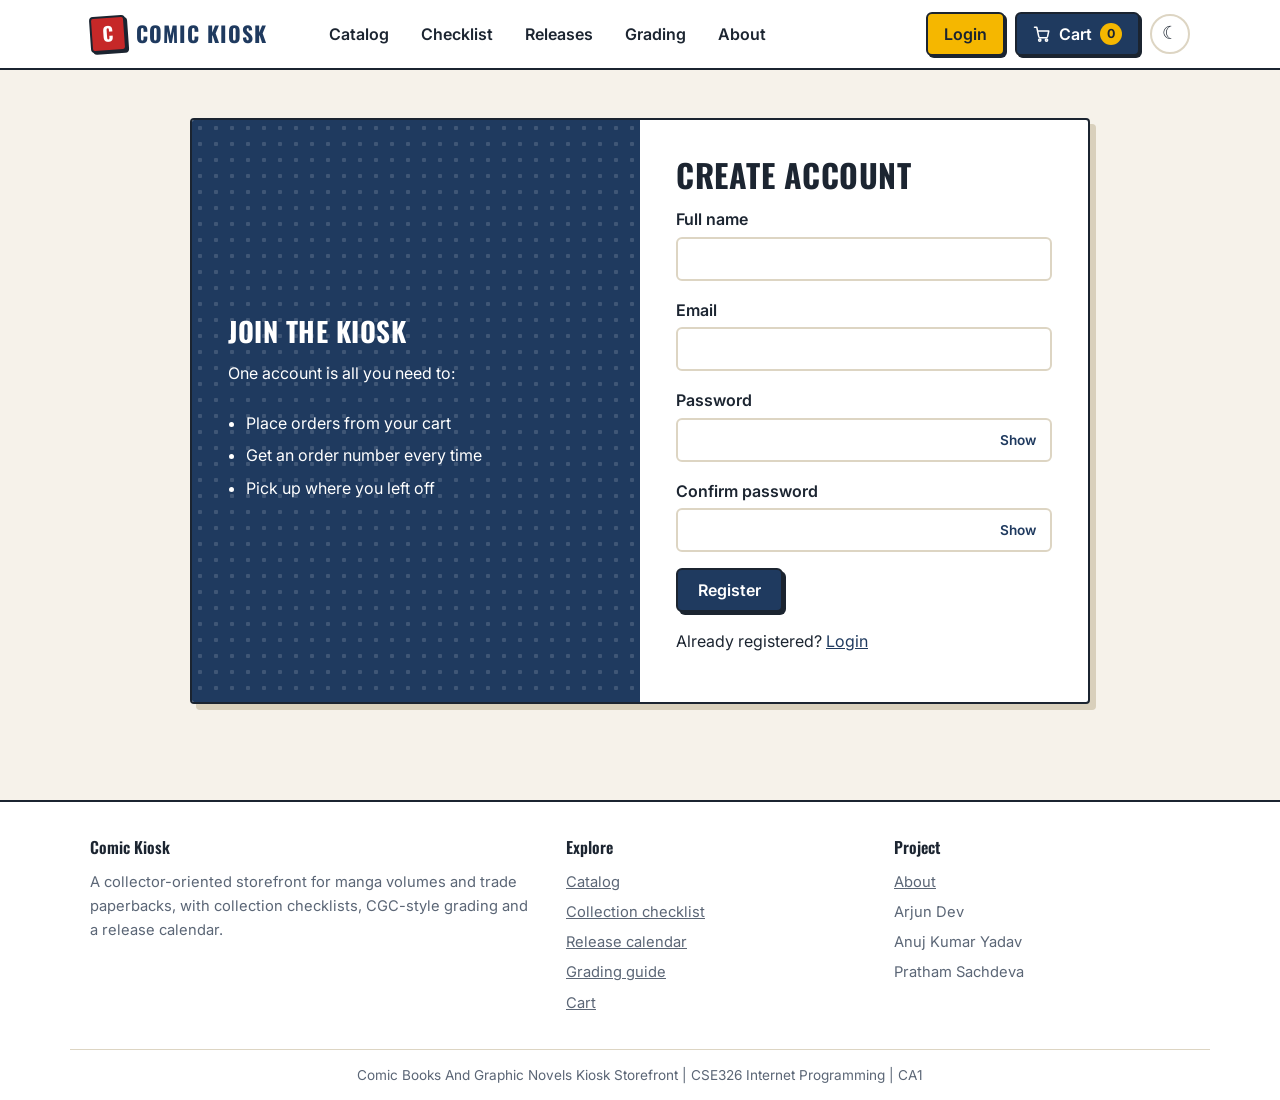
<file: kiosk/register.html>
<!DOCTYPE html>
<html lang="en">
<head>
  <meta charset="UTF-8">
  <meta name="viewport" content="width=device-width, initial-scale=1.0">
  <meta name="description" content="Create a Comic Kiosk account.">
  <title>Register | Comic Kiosk</title>
  <link rel="icon" href="data:image/svg+xml,%3Csvg xmlns='http://www.w3.org/2000/svg' viewBox='0 0 32 32'%3E%3Crect width='32' height='32' rx='6' fill='%23c62828'/%3E%3Ctext x='16' y='23' font-size='20' font-family='Arial' font-weight='700' text-anchor='middle' fill='white'%3EC%3C/text%3E%3C/svg%3E">
  <link rel="preconnect" href="https://fonts.googleapis.com">
  <link rel="preconnect" href="https://fonts.gstatic.com" crossorigin>
  <link rel="stylesheet" href="https://fonts.googleapis.com/css2?family=Inter:wght@400;500;600;700&family=Oswald:wght@500;600;700&display=swap">
  <link rel="stylesheet" href="css/style.css?v=5">
  <script src="js/theme.js?v=5"></script>
</head>
<body>
  <a class="skip-link" href="#main">Skip to content</a>

  <!-- Header and navigation -->
  <header class="site-header">
    <div class="container header-inner">
      <a class="brand" href="index.html"><span class="brand-mark" aria-hidden="true">C</span>Comic Kiosk</a>
      <button type="button" class="nav-toggle" aria-expanded="false" aria-controls="site-nav" aria-label="Open menu"><span></span><span></span><span></span></button>
      <nav class="nav" id="site-nav" aria-label="Main">
        <div class="nav-links"><a href="catalog.html">Catalog</a><a href="series.html">Checklist</a><a href="releases.html">Releases</a><a href="grading.html">Grading</a><a href="about.html">About</a></div>
        <div class="nav-actions"><a href="login.html" class="nav-auth active" id="auth-link">Login</a><a href="cart.html" class="nav-cart"><svg class="icon" width="18" height="18" viewBox="0 0 24 24" fill="none" stroke="currentColor" stroke-width="2" stroke-linecap="round" stroke-linejoin="round" aria-hidden="true"><circle cx="9" cy="20" r="1.5"/><circle cx="18" cy="20" r="1.5"/><path d="M2 3h3l2.7 12.4a2 2 0 0 0 2 1.6h7.7a2 2 0 0 0 2-1.5L21 8H6"/></svg>Cart <span class="badge" id="cart-count" aria-live="polite">0</span></a></div>
      </nav>
    </div>
  </header>

  <main id="main" class="container section">
    <div class="auth">
      <div class="auth-side"><h2>Join the kiosk</h2><p>One account is all you need to:</p><ul><li>Place orders from your cart</li><li>Get an order number every time</li><li>Pick up where you left off</li></ul></div>
      <div class="auth-form">
        <h1>Create account</h1>
        <div id="form-message" class="message" role="status"></div>
        <form id="register-form">
        <div class="form-group"><label for="name">Full name</label><input type="text" id="name" autocomplete="name" required></div>
        <div class="form-group"><label for="email">Email</label><input type="email" id="email" autocomplete="email" required></div>
        <div class="form-group"><label for="password">Password</label>
          <div class="pw-wrap"><input type="password" id="password" autocomplete="new-password" minlength="6" required><button type="button" class="pw-toggle" data-target="password" aria-label="Show or hide password">Show</button></div></div>
        <div class="form-group"><label for="confirm">Confirm password</label>
          <div class="pw-wrap"><input type="password" id="confirm" autocomplete="new-password" required><button type="button" class="pw-toggle" data-target="confirm" aria-label="Show or hide confirm password">Show</button></div></div>
        <button class="btn" type="submit">Register</button>
        </form>
        <p style="margin-top:16px">Already registered? <a href="login.html">Login</a></p>
      </div>
    </div>
  </main>

  <!-- Footer -->
  <footer class="site-footer">
    <div class="container footer-grid">
      <div>
        <h3>Comic Kiosk</h3>
        <p>A collector-oriented storefront for manga volumes and trade paperbacks, with collection checklists, CGC-style grading and a release calendar.</p>
      </div>
      <div>
        <h3>Explore</h3>
        <ul>
          <li><a href="catalog.html">Catalog</a></li>
          <li><a href="series.html">Collection checklist</a></li>
          <li><a href="releases.html">Release calendar</a></li>
          <li><a href="grading.html">Grading guide</a></li>
          <li><a href="cart.html">Cart</a></li>
        </ul>
      </div>
      <div>
        <h3>Project</h3>
        <ul>
          <li><a href="about.html">About</a></li>
          <li>Arjun Dev</li>
          <li>Anuj Kumar Yadav</li>
          <li>Pratham Sachdeva</li>
        </ul>
      </div>
    </div>
    <div class="container footer-bottom">Comic Books And Graphic Novels Kiosk Storefront | CSE326 Internet Programming | CA1</div>
  </footer>

  <script src="js/data.js?v=5"></script>
  <script src="js/app.js?v=5"></script>
  <script src="js/auth.js?v=5"></script>
</body>
</html>
</file>
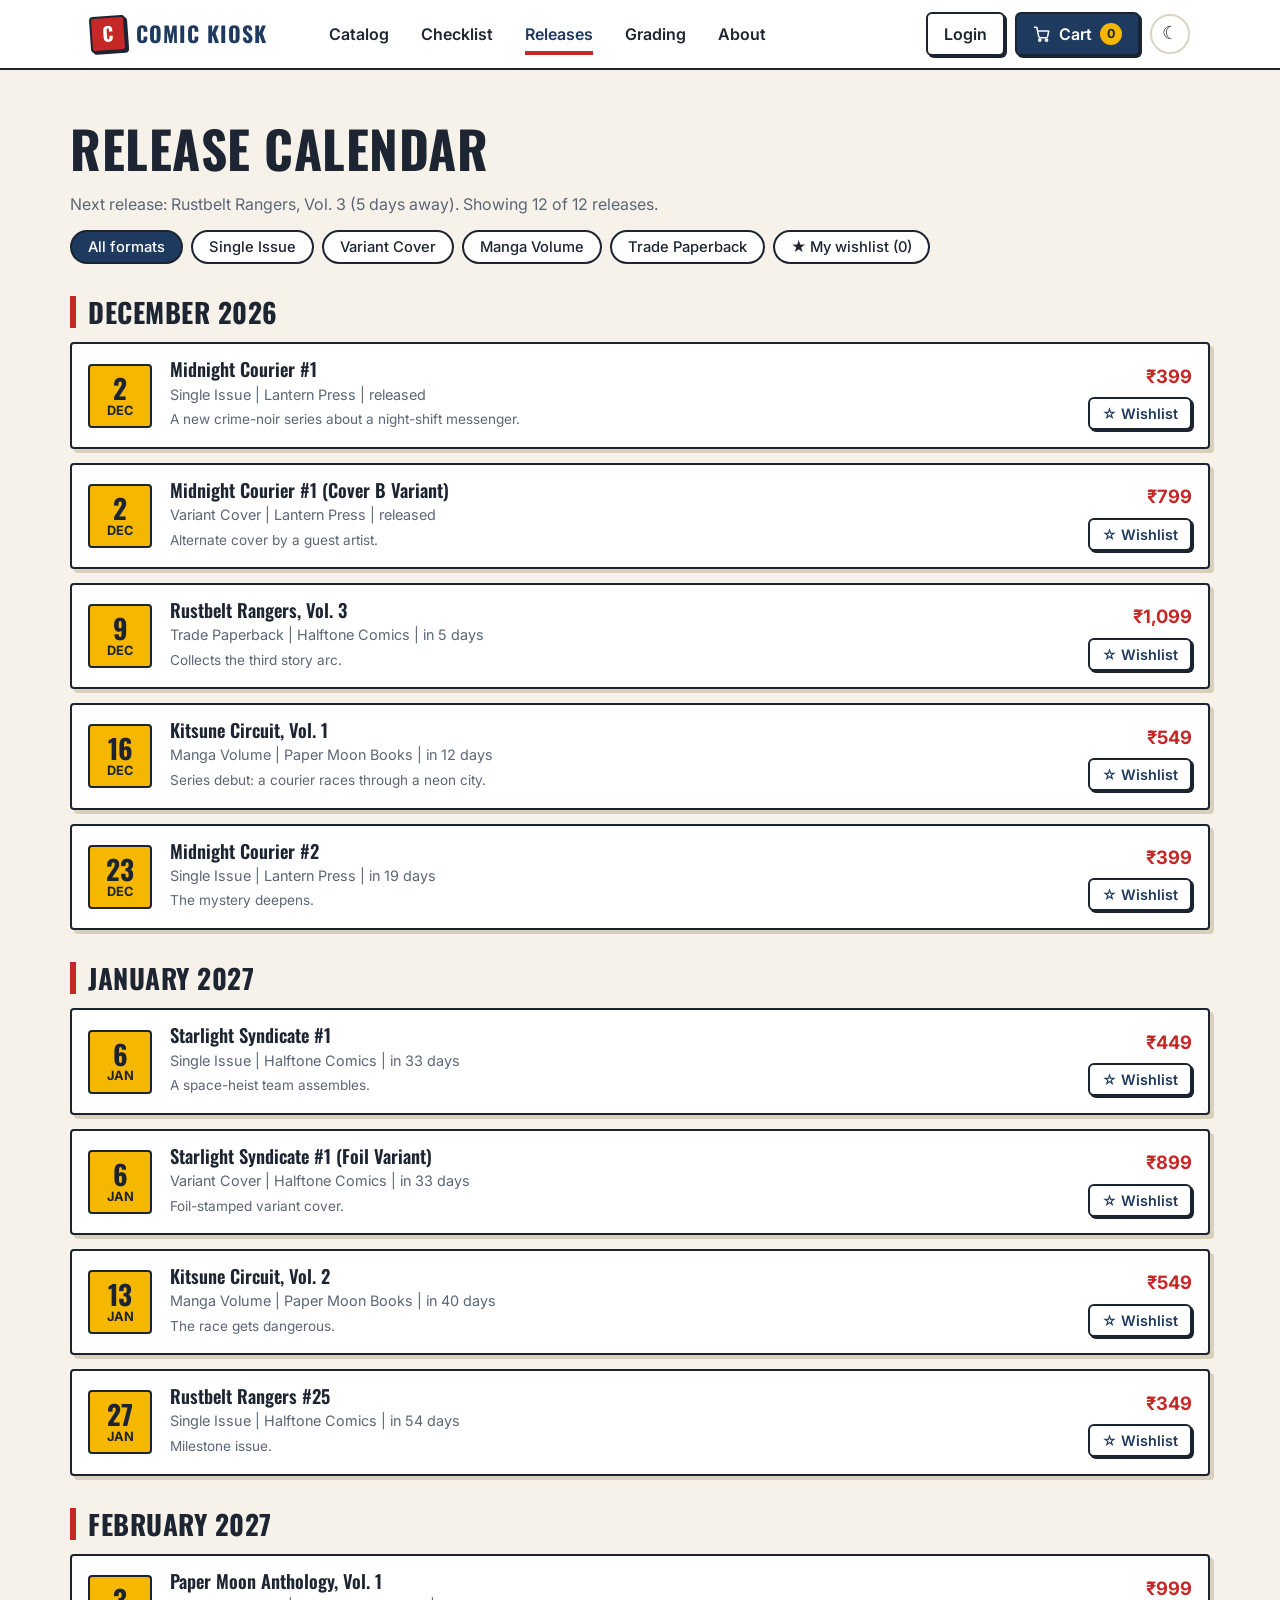
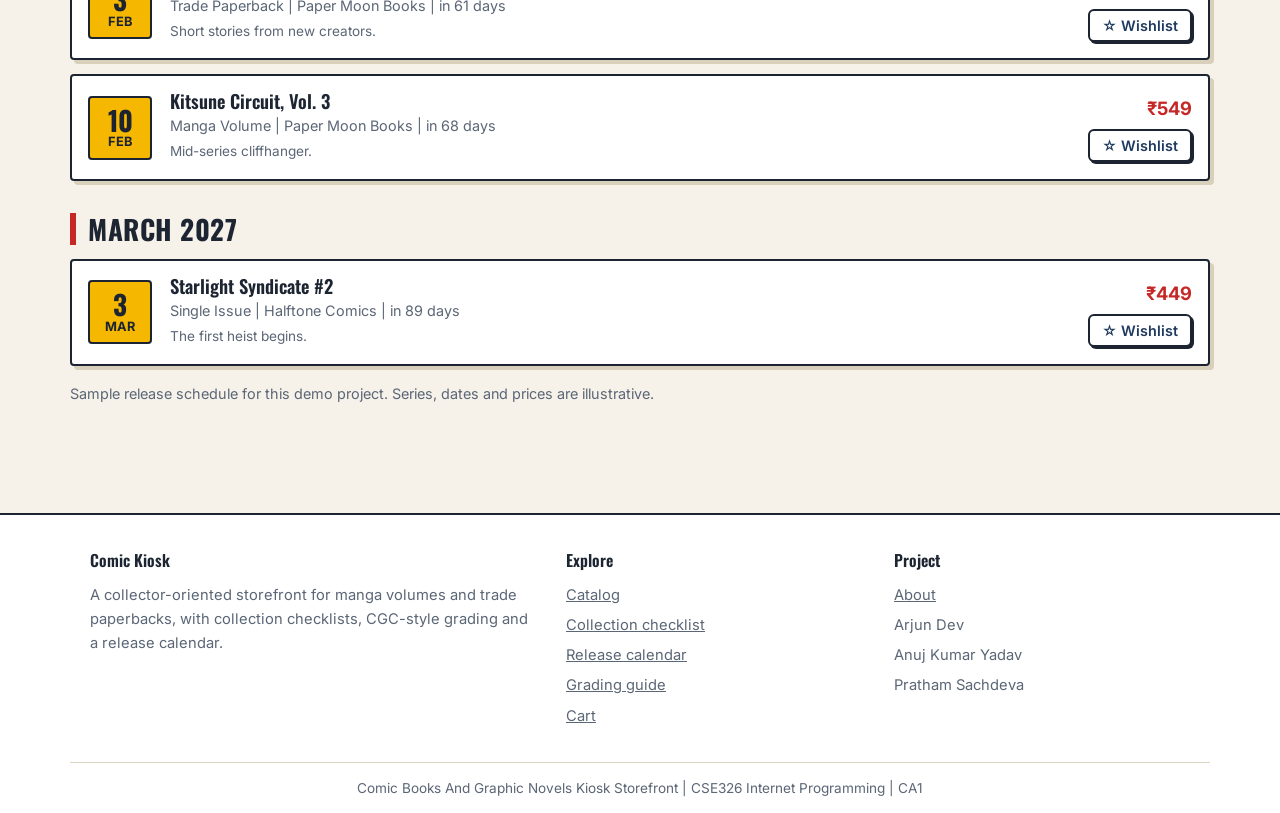
<file: kiosk/releases.html>
<!DOCTYPE html>
<html lang="en">
<head>
  <meta charset="UTF-8">
  <meta name="viewport" content="width=device-width, initial-scale=1.0">
  <meta name="description" content="Upcoming single issues, variants, manga volumes and trade paperbacks by month.">
  <title>Release calendar | Comic Kiosk</title>
  <link rel="icon" href="data:image/svg+xml,%3Csvg xmlns='http://www.w3.org/2000/svg' viewBox='0 0 32 32'%3E%3Crect width='32' height='32' rx='6' fill='%23c62828'/%3E%3Ctext x='16' y='23' font-size='20' font-family='Arial' font-weight='700' text-anchor='middle' fill='white'%3EC%3C/text%3E%3C/svg%3E">
  <link rel="preconnect" href="https://fonts.googleapis.com">
  <link rel="preconnect" href="https://fonts.gstatic.com" crossorigin>
  <link rel="stylesheet" href="https://fonts.googleapis.com/css2?family=Inter:wght@400;500;600;700&family=Oswald:wght@500;600;700&display=swap">
  <link rel="stylesheet" href="css/style.css?v=5">
  <script src="js/theme.js?v=5"></script>
</head>
<body>
  <a class="skip-link" href="#main">Skip to content</a>

  <!-- Header and navigation -->
  <header class="site-header">
    <div class="container header-inner">
      <a class="brand" href="index.html"><span class="brand-mark" aria-hidden="true">C</span>Comic Kiosk</a>
      <button type="button" class="nav-toggle" aria-expanded="false" aria-controls="site-nav" aria-label="Open menu"><span></span><span></span><span></span></button>
      <nav class="nav" id="site-nav" aria-label="Main">
        <div class="nav-links"><a href="catalog.html">Catalog</a><a href="series.html">Checklist</a><a href="releases.html" class="active">Releases</a><a href="grading.html">Grading</a><a href="about.html">About</a></div>
        <div class="nav-actions"><a href="login.html" class="nav-auth" id="auth-link">Login</a><a href="cart.html" class="nav-cart"><svg class="icon" width="18" height="18" viewBox="0 0 24 24" fill="none" stroke="currentColor" stroke-width="2" stroke-linecap="round" stroke-linejoin="round" aria-hidden="true"><circle cx="9" cy="20" r="1.5"/><circle cx="18" cy="20" r="1.5"/><path d="M2 3h3l2.7 12.4a2 2 0 0 0 2 1.6h7.7a2 2 0 0 0 2-1.5L21 8H6"/></svg>Cart <span class="badge" id="cart-count" aria-live="polite">0</span></a></div>
      </nav>
    </div>
  </header>

  <main id="main" class="container section">
    <h1>Release calendar</h1>
    <p class="muted" id="release-summary" aria-live="polite"></p>
    <div class="chips" id="release-chips" role="group" aria-label="Filter releases"></div>
    <div id="release-area"></div>
    <p class="note">Sample release schedule for this demo project. Series, dates and prices are illustrative.</p>
  </main>

  <!-- Footer -->
  <footer class="site-footer">
    <div class="container footer-grid">
      <div>
        <h3>Comic Kiosk</h3>
        <p>A collector-oriented storefront for manga volumes and trade paperbacks, with collection checklists, CGC-style grading and a release calendar.</p>
      </div>
      <div>
        <h3>Explore</h3>
        <ul>
          <li><a href="catalog.html">Catalog</a></li>
          <li><a href="series.html">Collection checklist</a></li>
          <li><a href="releases.html">Release calendar</a></li>
          <li><a href="grading.html">Grading guide</a></li>
          <li><a href="cart.html">Cart</a></li>
        </ul>
      </div>
      <div>
        <h3>Project</h3>
        <ul>
          <li><a href="about.html">About</a></li>
          <li>Arjun Dev</li>
          <li>Anuj Kumar Yadav</li>
          <li>Pratham Sachdeva</li>
        </ul>
      </div>
    </div>
    <div class="container footer-bottom">Comic Books And Graphic Novels Kiosk Storefront | CSE326 Internet Programming | CA1</div>
  </footer>

  <script src="js/data.js?v=5"></script>
  <script src="js/app.js?v=5"></script>
  <script src="js/releases.js?v=5"></script>
</body>
</html>
</file>
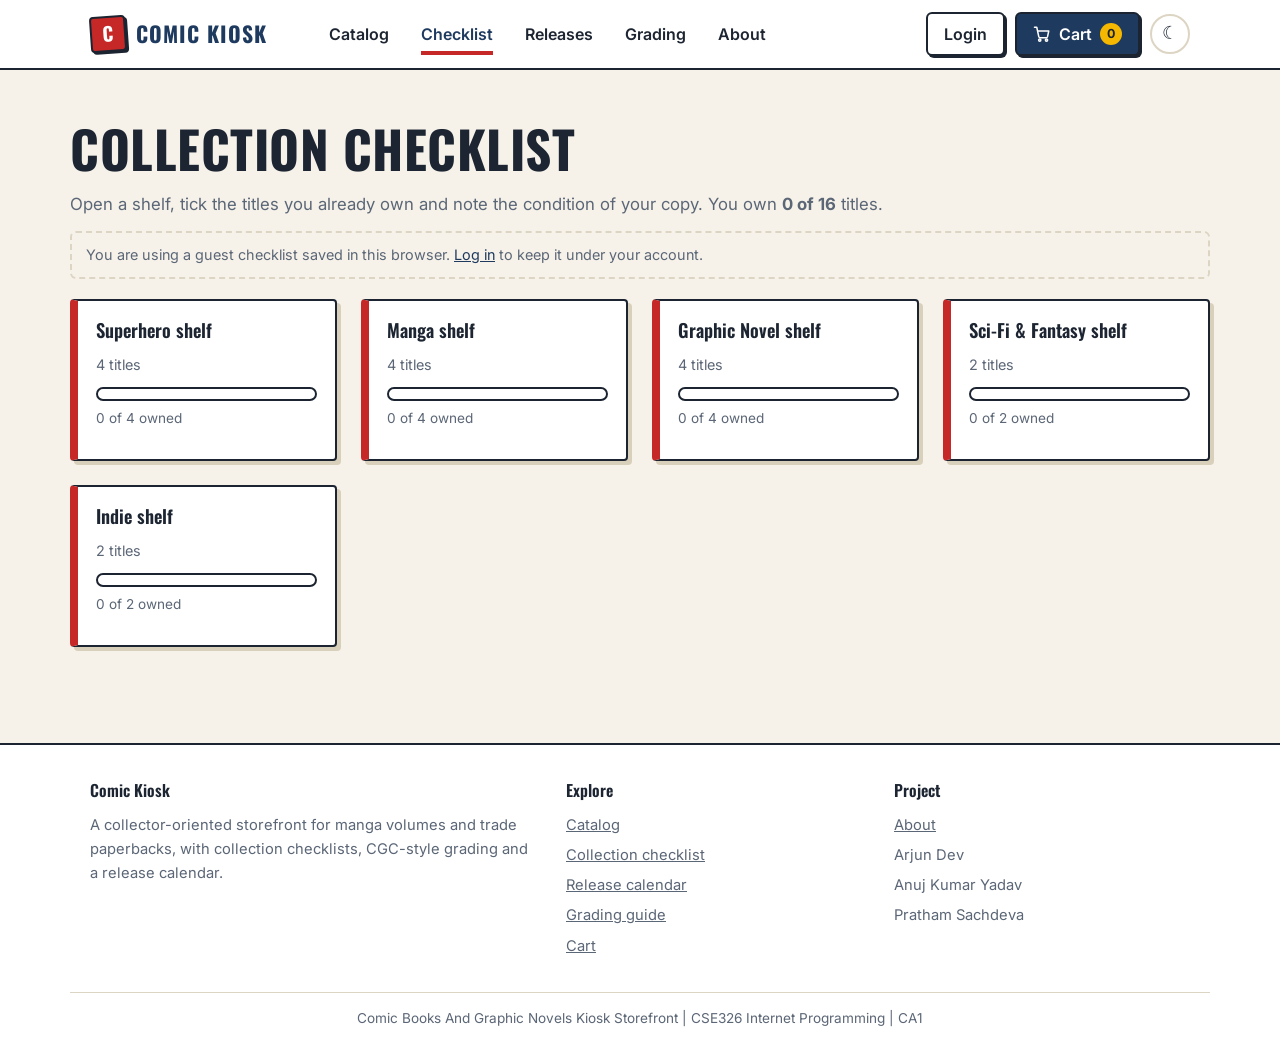
<file: kiosk/series.html>
<!DOCTYPE html>
<html lang="en">
<head>
  <meta charset="UTF-8">
  <meta name="viewport" content="width=device-width, initial-scale=1.0">
  <meta name="description" content="Track the comics you own shelf by shelf and add missing titles to your cart.">
  <title>Collection checklist | Comic Kiosk</title>
  <link rel="icon" href="data:image/svg+xml,%3Csvg xmlns='http://www.w3.org/2000/svg' viewBox='0 0 32 32'%3E%3Crect width='32' height='32' rx='6' fill='%23c62828'/%3E%3Ctext x='16' y='23' font-size='20' font-family='Arial' font-weight='700' text-anchor='middle' fill='white'%3EC%3C/text%3E%3C/svg%3E">
  <link rel="preconnect" href="https://fonts.googleapis.com">
  <link rel="preconnect" href="https://fonts.gstatic.com" crossorigin>
  <link rel="stylesheet" href="https://fonts.googleapis.com/css2?family=Inter:wght@400;500;600;700&family=Oswald:wght@500;600;700&display=swap">
  <link rel="stylesheet" href="css/style.css?v=5">
  <script src="js/theme.js?v=5"></script>
</head>
<body>
  <a class="skip-link" href="#main">Skip to content</a>

  <!-- Header and navigation -->
  <header class="site-header">
    <div class="container header-inner">
      <a class="brand" href="index.html"><span class="brand-mark" aria-hidden="true">C</span>Comic Kiosk</a>
      <button type="button" class="nav-toggle" aria-expanded="false" aria-controls="site-nav" aria-label="Open menu"><span></span><span></span><span></span></button>
      <nav class="nav" id="site-nav" aria-label="Main">
        <div class="nav-links"><a href="catalog.html">Catalog</a><a href="series.html" class="active">Checklist</a><a href="releases.html">Releases</a><a href="grading.html">Grading</a><a href="about.html">About</a></div>
        <div class="nav-actions"><a href="login.html" class="nav-auth" id="auth-link">Login</a><a href="cart.html" class="nav-cart"><svg class="icon" width="18" height="18" viewBox="0 0 24 24" fill="none" stroke="currentColor" stroke-width="2" stroke-linecap="round" stroke-linejoin="round" aria-hidden="true"><circle cx="9" cy="20" r="1.5"/><circle cx="18" cy="20" r="1.5"/><path d="M2 3h3l2.7 12.4a2 2 0 0 0 2 1.6h7.7a2 2 0 0 0 2-1.5L21 8H6"/></svg>Cart <span class="badge" id="cart-count" aria-live="polite">0</span></a></div>
      </nav>
    </div>
  </header>

  <main id="main" class="container section">
    <h1 id="series-title">Collection checklist</h1>
    <div id="series-area"></div>
  </main>

  <!-- Footer -->
  <footer class="site-footer">
    <div class="container footer-grid">
      <div>
        <h3>Comic Kiosk</h3>
        <p>A collector-oriented storefront for manga volumes and trade paperbacks, with collection checklists, CGC-style grading and a release calendar.</p>
      </div>
      <div>
        <h3>Explore</h3>
        <ul>
          <li><a href="catalog.html">Catalog</a></li>
          <li><a href="series.html">Collection checklist</a></li>
          <li><a href="releases.html">Release calendar</a></li>
          <li><a href="grading.html">Grading guide</a></li>
          <li><a href="cart.html">Cart</a></li>
        </ul>
      </div>
      <div>
        <h3>Project</h3>
        <ul>
          <li><a href="about.html">About</a></li>
          <li>Arjun Dev</li>
          <li>Anuj Kumar Yadav</li>
          <li>Pratham Sachdeva</li>
        </ul>
      </div>
    </div>
    <div class="container footer-bottom">Comic Books And Graphic Novels Kiosk Storefront | CSE326 Internet Programming | CA1</div>
  </footer>

  <script src="js/data.js?v=5"></script>
  <script src="js/app.js?v=5"></script>
  <script src="js/series.js?v=5"></script>
</body>
</html>
</file>
<file: kiosk/css/style.css>
/* ==========================================================
   Comic Kiosk - shared stylesheet
   Palette: ink navy, comic red, pop yellow on warm paper
   Type: Oswald (headings) + Inter (body)
   ========================================================== */

:root {
  --bg: #f6f2ea;
  --surface: #ffffff;
  --text: #1c2531;
  --muted: #5b6676;
  --border: #ddd5c3;
  --primary: #1f3a5f;
  --primary-dark: #152a47;
  --on-primary: #ffffff;
  --link: #1f3a5f;
  --accent: #c62828;
  --pop: #f5b700;
  --ink: #1b2430;
  --shadow: #d9d0bc;
  --shelf: #8a6a4a;
  --dot: rgba(198, 40, 40, 0.10);
  --danger: #b42318;
  --danger-bg: #fdecea;
  --success: #1e7a46;
  --success-bg: #e6f4ec;
  --radius: 6px;
  --heading-font: "Oswald", "Segoe UI", Arial, sans-serif;
  --body-font: "Inter", "Segoe UI", Arial, sans-serif;
}

[data-theme="dark"] {
  color-scheme: dark;
  --bg: #11151b;
  --surface: #1a2029;
  --text: #e7eaef;
  --muted: #9aa5b3;
  --border: #2c3643;
  --primary: #4476b8;
  --primary-dark: #35649f;
  --link: #8fb6e8;
  --accent: #ef6c5f;
  --pop: #f7c63a;
  --ink: #5a6b80;
  --shadow: #090c10;
  --shelf: #5a4630;
  --dot: rgba(239, 108, 95, 0.12);
  --danger: #f1998e;
  --danger-bg: #3a1f1d;
  --success: #7bd0a0;
  --success-bg: #1c3427;
}

/* ---------- Base ---------- */
* { box-sizing: border-box; }

html { scroll-behavior: smooth; }

body {
  margin: 0;
  font-family: var(--body-font);
  font-size: 16px;
  line-height: 1.65;
  color: var(--text);
  background: var(--bg);
}

h1, h2, h3 {
  margin: 0 0 12px;
  font-family: var(--heading-font);
  line-height: 1.2;
}
h1 { font-size: clamp(2rem, 4.5vw, 3.2rem); text-transform: uppercase; letter-spacing: 0.5px; }
h2 { font-size: 1.7rem; text-transform: uppercase; letter-spacing: 0.5px; }
h3 { font-size: 1.15rem; font-weight: 600; }
p { margin: 0 0 12px; }
a { color: var(--link); }

.container { max-width: 1140px; margin: 0 auto; padding: 0 20px; }
.section { padding: 48px 0; }
.muted { color: var(--muted); }

.skip-link {
  position: absolute;
  left: 12px; top: -60px;
  z-index: 100;
  padding: 10px 16px;
  background: var(--primary);
  color: var(--on-primary);
  border-radius: var(--radius);
}
.skip-link:focus { top: 12px; }

/* ---------- Header and navigation ---------- */
.site-header {
  position: sticky;
  top: 0;
  z-index: 50;
  background: var(--surface);
  border-bottom: 2px solid var(--ink);
}

.header-inner {
  display: flex;
  align-items: center;
  justify-content: space-between;
  gap: 24px;
  min-height: 68px;
}

.brand {
  display: flex;
  align-items: center;
  gap: 10px;
  font-family: var(--heading-font);
  letter-spacing: 1px;
  text-transform: uppercase;
  font-size: 1.35rem;
  font-weight: 700;
  color: var(--link);
  text-decoration: none;
  white-space: nowrap;
}

.brand-mark {
  display: grid;
  place-items: center;
  width: 36px; height: 36px;
  background: var(--accent);
  color: #fff;
  border: 2px solid var(--ink);
  border-radius: 4px;
  box-shadow: 2px 2px 0 var(--ink);
  transform: rotate(-4deg);
  font-size: 1.2rem;
  line-height: 1;
}

.nav {
  display: flex;
  align-items: center;
  justify-content: space-between;
  flex: 1;
  gap: 24px;
}

.nav-links { display: flex; align-items: center; gap: 4px; margin-left: 24px; }

.nav-links a {
  position: relative;
  padding: 8px 14px;
  color: var(--text);
  font-weight: 600;
  text-decoration: none;
}
.nav-links a::after {
  content: "";
  position: absolute;
  left: 14px; right: 14px; bottom: 0;
  height: 4px;
  background: var(--accent);
  transform: scaleX(0);
  transform-origin: left;
  transition: transform 0.2s;
}
.nav-links a:hover::after,
.nav-links a.active::after { transform: scaleX(1); }
.nav-links a.active { color: var(--link); }

.nav-actions { display: flex; align-items: center; gap: 10px; }

.nav-auth,
.nav-cart {
  display: inline-flex;
  align-items: center;
  gap: 8px;
  padding: 7px 16px;
  border: 2px solid var(--ink);
  border-radius: var(--radius);
  box-shadow: 2px 2px 0 var(--ink);
  font-weight: 600;
  text-decoration: none;
  white-space: nowrap;
  transition: transform 0.1s, box-shadow 0.1s, background 0.15s;
}
.nav-auth { background: var(--surface); color: var(--text); }
.nav-auth:hover { background: var(--bg); }
.nav-auth.active { background: var(--pop); color: #1b2430; }
.nav-cart { background: var(--primary); color: var(--on-primary); }
.nav-cart:hover { background: var(--primary-dark); }
.nav-cart.active { background: var(--primary-dark); }
.nav-auth:hover, .nav-cart:hover { transform: translate(-1px, -1px); box-shadow: 3px 3px 0 var(--ink); }
.nav-cart .icon { flex: none; }

.badge {
  display: inline-grid;
  place-items: center;
  min-width: 22px; height: 22px;
  padding: 0 6px;
  border-radius: 11px;
  background: var(--pop);
  color: #1b2430;
  font-size: 0.78rem;
  font-weight: 700;
  line-height: 1;
}
.badge.bump { animation: bump 0.35s ease; }
@keyframes bump { 40% { transform: scale(1.4); } }

.theme-toggle {
  display: grid;
  place-items: center;
  width: 40px; height: 40px;
  border: 2px solid var(--border);
  border-radius: 50%;
  background: transparent;
  color: var(--text);
  font-size: 1.1rem;
  cursor: pointer;
}
.theme-toggle:hover { background: var(--bg); border-color: var(--ink); }

/* Menu button, shown on small screens only */
.nav-toggle {
  display: none;
  flex-direction: column;
  justify-content: center;
  gap: 5px;
  width: 44px; height: 44px;
  padding: 0 11px;
  border: 2px solid var(--ink);
  border-radius: var(--radius);
  background: var(--surface);
  cursor: pointer;
}
.nav-toggle span { display: block; height: 3px; border-radius: 2px; background: var(--ink); transition: transform 0.2s, opacity 0.2s; }
.nav-toggle[aria-expanded="true"] span:nth-child(1) { transform: translateY(8px) rotate(45deg); }
.nav-toggle[aria-expanded="true"] span:nth-child(2) { opacity: 0; }
.nav-toggle[aria-expanded="true"] span:nth-child(3) { transform: translateY(-8px) rotate(-45deg); }

/* ---------- Buttons ---------- */
.btn {
  display: inline-block;
  padding: 10px 20px;
  border: 2px solid var(--ink);
  border-radius: var(--radius);
  background: var(--primary);
  color: var(--on-primary);
  font-family: inherit;
  font-size: 1rem;
  font-weight: 600;
  text-decoration: none;
  text-align: center;
  cursor: pointer;
  box-shadow: 3px 3px 0 var(--ink);
  transition: transform 0.1s, box-shadow 0.1s, background 0.15s;
}
.btn:hover { background: var(--primary-dark); transform: translate(-1px, -1px); box-shadow: 4px 4px 0 var(--ink); }
.btn:active { transform: translate(2px, 2px); box-shadow: 1px 1px 0 var(--ink); }
.btn-outline { background: var(--surface); color: var(--link); }
.btn-outline:hover { background: var(--bg); }
.btn-small { padding: 6px 12px; font-size: 0.9rem; box-shadow: 2px 2px 0 var(--ink); }
.btn-block { display: block; width: 100%; }
.btn.added { background: var(--success); border-color: var(--success); }

/* ---------- Focus ---------- */
input:focus-visible, select:focus-visible, textarea:focus-visible,
.btn:focus-visible, a:focus-visible, button:focus-visible {
  outline: 3px solid var(--pop);
  outline-offset: 2px;
}

/* ---------- Hero ---------- */
.hero {
  background-color: var(--surface);
  background-image: radial-gradient(var(--dot) 2px, transparent 2.5px);
  background-size: 16px 16px;
  border-bottom: 4px solid var(--accent);
  padding: 64px 0;
}

.hero-inner {
  display: grid;
  grid-template-columns: 1.15fr 1fr;
  align-items: center;
  gap: 40px;
}

.hero p { max-width: 540px; font-size: 1.1rem; color: var(--muted); }
.hero-actions { display: flex; flex-wrap: wrap; gap: 14px; margin-top: 24px; }

.stats {
  display: flex;
  flex-wrap: wrap;
  gap: 36px;
  margin: 36px 0 0;
  padding: 0;
  list-style: none;
  color: var(--muted);
}
.stats strong { display: block; font-family: var(--heading-font); font-size: 1.9rem; color: var(--link); line-height: 1.2; }

.hero-art { position: relative; height: 380px; }
.hero-art .cover {
  position: absolute;
  width: 190px;
  border: 3px solid var(--ink);
  border-radius: 4px;
  box-shadow: 6px 6px 0 var(--ink);
}
.hero-art .cover:nth-child(1) { left: 2%;  top: 50px; transform: rotate(-9deg); }
.hero-art .cover:nth-child(2) { left: 30%; top: 0;    transform: rotate(2deg); z-index: 2; }
.hero-art .cover:nth-child(3) { right: 0;  top: 70px; transform: rotate(10deg); }

/* ---------- Grids and cards ---------- */
.grid { display: grid; grid-template-columns: repeat(auto-fill, minmax(210px, 1fr)); gap: 24px; }

.card {
  display: flex;
  flex-direction: column;
  background: var(--surface);
  border: 2px solid var(--ink);
  border-radius: 4px;
  box-shadow: 4px 4px 0 var(--shadow);
  overflow: hidden;
  transition: transform 0.15s, box-shadow 0.15s;
}
.card:hover, .card:focus-within { transform: translate(-2px, -2px); box-shadow: 6px 6px 0 var(--shadow); }
.card-body { display: flex; flex-direction: column; flex: 1; padding: 14px; }
.card-body h3 { margin-bottom: 4px; }

.card-foot {
  display: flex;
  align-items: center;
  justify-content: space-between;
  gap: 10px;
  margin-top: auto;
  padding-top: 10px;
}
.card-foot .price { margin: 0; }

.category-card { padding: 18px; text-decoration: none; color: var(--text); border-left: 8px solid var(--accent); }
.category-card:hover { border-color: var(--ink); border-left-color: var(--accent); }

.cover {
  position: relative;
  display: flex;
  align-items: center;
  justify-content: center;
  aspect-ratio: 2 / 3;
  padding: 16px;
  overflow: hidden;
  color: #fff;
  font-size: 1.05rem;
  font-weight: 600;
  text-align: center;
}
.card .cover { border-bottom: 2px solid var(--ink); }
.cover img { position: absolute; inset: 0; width: 100%; height: 100%; object-fit: cover; }

.cat-tag {
  position: absolute;
  left: 8px; bottom: 8px;
  z-index: 2;
  padding: 2px 10px;
  border: 2px solid var(--ink);
  border-radius: 4px;
  background: var(--pop);
  color: #1b2430;
  font-size: 0.72rem;
  font-weight: 700;
  line-height: 1.5;
}

.book-meta { margin-bottom: 4px; font-size: 0.9rem; color: var(--muted); }
.price { margin: 8px 0; font-weight: 700; font-size: 1.15rem; color: var(--accent); }

/* ---------- Section headings ---------- */
main h2 { padding-left: 12px; border-left: 6px solid var(--accent); }

/* ---------- Shelf ---------- */
.shelf { display: flex; gap: 18px; padding: 16px 12px 0; overflow-x: auto; border-bottom: 12px solid var(--shelf); }
.shelf-item { flex: none; width: 130px; text-decoration: none; transition: transform 0.15s; }
.shelf-item:hover { transform: translateY(-6px); }
.shelf-item .cover { padding: 8px; border: 2px solid var(--ink); box-shadow: 3px 3px 0 var(--shadow); font-size: 0.8rem; }

/* ---------- Steps ---------- */
.steps { display: grid; grid-template-columns: repeat(auto-fit, minmax(220px, 1fr)); gap: 24px; counter-reset: step; }
.step {
  position: relative;
  padding: 22px 20px 20px;
  background: var(--surface);
  border: 2px solid var(--ink);
  border-radius: 4px;
  box-shadow: 4px 4px 0 var(--shadow);
}
.step::before {
  counter-increment: step;
  content: counter(step);
  position: absolute;
  top: -16px; left: 16px;
  display: grid;
  place-items: center;
  width: 34px; height: 34px;
  border: 2px solid var(--ink);
  border-radius: 50%;
  background: var(--pop);
  color: #1b2430;
  font-family: var(--heading-font);
  font-weight: 700;
}

/* ---------- Catalog toolbar ---------- */
.toolbar { display: flex; flex-wrap: wrap; gap: 12px; margin-bottom: 16px; }
.toolbar input { flex: 2; min-width: 200px; }
.toolbar select { flex: 1; min-width: 180px; }

.chips { display: flex; flex-wrap: wrap; align-items: center; gap: 8px; margin-bottom: 20px; }
.chip {
  padding: 6px 16px;
  border: 2px solid var(--ink);
  border-radius: 999px;
  background: var(--surface);
  color: var(--text);
  font-family: inherit;
  font-size: 0.92rem;
  font-weight: 500;
  cursor: pointer;
}
.chip:hover { background: var(--bg); }
.chip[aria-pressed="true"] { background: var(--primary); color: var(--on-primary); }
.chip-clear { border-style: dashed; color: var(--accent); }
.result-row { display: flex; align-items: center; justify-content: space-between; margin-bottom: 8px; }

/* ---------- Forms ---------- */
input, select, textarea {
  width: 100%;
  padding: 10px 12px;
  border: 2px solid var(--border);
  border-radius: var(--radius);
  background: var(--surface);
  color: var(--text);
  font-family: inherit;
  font-size: 1rem;
}
input:focus, select:focus, textarea:focus { border-color: var(--primary); }
label { display: block; margin-bottom: 4px; font-weight: 600; }
.form-group { margin-bottom: 16px; }
.pw-wrap { position: relative; }
.pw-wrap input { padding-right: 72px; }
.pw-toggle {
  position: absolute;
  right: 6px; top: 50%;
  transform: translateY(-50%);
  padding: 4px 10px;
  border: 0;
  border-radius: 4px;
  background: transparent;
  color: var(--link);
  font-family: inherit;
  font-size: 0.85rem;
  font-weight: 600;
  cursor: pointer;
}

.message { margin-bottom: 16px; padding: 10px 12px; border-radius: var(--radius); font-size: 0.95rem; }
.message:empty { display: none; }
.message.error { background: var(--danger-bg); color: var(--danger); }
.message.success { background: var(--success-bg); color: var(--success); }

/* ---------- Auth split layout ---------- */
.auth {
  display: grid;
  grid-template-columns: 1fr 1fr;
  max-width: 900px;
  margin: 0 auto;
  background: var(--surface);
  border: 2px solid var(--ink);
  border-radius: 4px;
  box-shadow: 6px 6px 0 var(--shadow);
  overflow: hidden;
}
.auth-side {
  display: flex;
  flex-direction: column;
  justify-content: center;
  padding: 36px;
  background-color: var(--primary);
  background-image: radial-gradient(rgba(255,255,255,0.14) 2px, transparent 2.5px);
  background-size: 16px 16px;
  color: #fff;
}
.auth-side h2 { padding: 0; border: 0; color: #fff; }
.auth-side ul { margin: 12px 0 0; padding-left: 18px; }
.auth-side li { margin-bottom: 6px; }
.auth-form { padding: 36px; }
.auth-form h1 { font-size: 2rem; }

/* ---------- Cart ---------- */
.cart-layout { display: grid; grid-template-columns: 1fr 340px; gap: 28px; align-items: start; }

.cart-list { display: grid; gap: 16px; }
.cart-item {
  display: grid;
  grid-template-columns: 72px 1fr auto;
  gap: 16px;
  align-items: center;
  padding: 14px;
  background: var(--surface);
  border: 2px solid var(--ink);
  border-radius: 4px;
  box-shadow: 4px 4px 0 var(--shadow);
}
.thumb { width: 72px; }
.thumb .cover { border: 2px solid var(--ink); border-radius: 3px; padding: 0; }
.thumb .cover span { display: none; }
.cart-item h3 { margin-bottom: 2px; }
.cart-line { text-align: right; }
.cart-line .price { margin: 0 0 8px; }

.qty-controls { display: inline-flex; align-items: center; gap: 10px; margin-top: 6px; }
.qty-controls button {
  width: 32px; height: 32px;
  border: 2px solid var(--ink);
  border-radius: var(--radius);
  background: var(--surface);
  color: var(--text);
  font-size: 1.1rem;
  cursor: pointer;
}
.qty-controls button:hover { background: var(--bg); }
.qty-controls span { min-width: 20px; text-align: center; font-weight: 600; }

.summary, .panel, .order-done {
  padding: 24px;
  background: var(--surface);
  border: 2px solid var(--ink);
  border-radius: 4px;
  box-shadow: 4px 4px 0 var(--shadow);
}
.summary { position: sticky; top: 90px; }
.summary h2 { font-size: 1.3rem; }
.summary-row { display: flex; justify-content: space-between; padding: 6px 0; }
.summary .total { margin: 10px 0 16px; padding-top: 12px; border-top: 2px dashed var(--border); font-size: 1.3rem; font-weight: 700; }
.summary .btn + .btn { margin-top: 10px; }

.empty-state {
  padding: 48px 20px;
  text-align: center;
  background: var(--surface);
  border: 2px dashed var(--border);
  border-radius: var(--radius);
}
.empty-state p { color: var(--muted); }
.empty-icon { font-size: 3rem; line-height: 1; margin-bottom: 8px; }
.grid > .empty-state { grid-column: 1 / -1; }

.order-done { max-width: 560px; margin: 0 auto; text-align: center; }
.order-done h2 { border: 0; padding: 0; }
.check {
  display: grid;
  place-items: center;
  width: 64px; height: 64px;
  margin: 0 auto 12px;
  border: 3px solid var(--ink);
  border-radius: 50%;
  background: var(--success);
  color: #fff;
  font-size: 2rem;
  animation: bump 0.5s ease;
}
.order-no { display: inline-block; margin: 4px 0 16px; padding: 4px 14px; border: 2px dashed var(--ink); border-radius: 4px; font-family: var(--heading-font); font-size: 1.3rem; letter-spacing: 1px; }
.order-lines { margin: 0 0 16px; padding: 0; list-style: none; text-align: left; }
.order-lines li { display: flex; justify-content: space-between; gap: 12px; padding: 8px 0; border-bottom: 1px solid var(--border); }

/* ---------- About ---------- */
.two-col { display: grid; grid-template-columns: 1fr 1fr; gap: 24px; align-items: start; }
.details-list { margin: 0; padding: 0; list-style: none; }
.details-list li { padding: 10px 0; border-bottom: 1px solid var(--border); }
.details-list li:last-child { border-bottom: none; }
.tags { display: flex; flex-wrap: wrap; gap: 8px; margin: 16px 0 0; padding: 0; list-style: none; }
.tags li { padding: 2px 12px; border: 2px solid var(--ink); border-radius: 999px; background: var(--pop); color: #1b2430; font-size: 0.85rem; font-weight: 600; }
.note { margin-top: 16px; font-size: 0.9rem; color: var(--muted); }

/* ---------- Suggest box ---------- */
.suggest-box .toolbar { max-width: 560px; }
.suggest-box .grid { grid-template-columns: minmax(200px, 240px); }

/* ---------- Footer ---------- */
.site-footer { margin-top: 48px; background: var(--surface); border-top: 2px solid var(--ink); font-size: 0.92rem; color: var(--muted); }
.footer-grid { display: grid; grid-template-columns: 1.5fr 1fr 1fr; gap: 32px; padding-top: 36px; padding-bottom: 28px; }
.site-footer h3 { color: var(--text); font-size: 1rem; }
.site-footer ul { margin: 0; padding: 0; list-style: none; }
.site-footer li { margin-bottom: 6px; }
.site-footer a { color: var(--muted); }
.site-footer a:hover { color: var(--link); }
.footer-bottom { padding: 14px 20px; border-top: 1px solid var(--border); text-align: center; font-size: 0.85rem; }

/* ---------- Toast ---------- */
.toast {
  position: fixed;
  right: 20px; bottom: 20px;
  z-index: 90;
  padding: 12px 18px;
  border: 2px solid var(--ink);
  border-radius: var(--radius);
  background: var(--primary-dark);
  color: #fff;
  opacity: 0;
  transform: translateY(10px);
  pointer-events: none;
  transition: opacity 0.2s, transform 0.2s;
}
.toast.show { opacity: 1; transform: none; }

/* ---------- Responsive ---------- */
@media (max-width: 1020px) {
  .nav-toggle { display: flex; }
  .nav {
    display: none;
    position: absolute;
    top: 100%; left: 0; right: 0;
    flex-direction: column;
    align-items: stretch;
    gap: 16px;
    padding: 16px 20px 20px;
    background: var(--surface);
    border-bottom: 2px solid var(--ink);
    box-shadow: 0 8px 0 rgba(0, 0, 0, 0.08);
  }
  .nav.open { display: flex; }
  .nav-links { flex-direction: column; align-items: stretch; margin: 0; }
  .nav-links a { padding: 12px 8px; border-bottom: 1px solid var(--border); }
  .nav-links a::after { left: 8px; right: auto; width: 40px; bottom: 6px; }
  .nav-actions { justify-content: space-between; }
  .nav-auth, .nav-cart { flex: 1; justify-content: center; }
}
@media (max-width: 900px) {
  .hero-inner { grid-template-columns: 1fr; }
  .hero-art { height: 300px; max-width: 460px; width: 100%; margin: 0 auto; }
  .hero-art .cover { width: 150px; }
  .cart-layout { grid-template-columns: 1fr; }
  .summary { position: static; }
}
@media (max-width: 700px) {
  .section { padding: 36px 0; }
  .hero { padding: 40px 0; }
  .two-col, .auth, .footer-grid { grid-template-columns: 1fr; }
  .auth-side { padding: 24px; }
  .auth-form { padding: 24px; }
  .cart-item { grid-template-columns: 56px 1fr; }
  .thumb { width: 56px; }
  .cart-line { grid-column: 1 / -1; display: flex; align-items: center; justify-content: space-between; text-align: left; }
  .cart-line .price { margin: 0; }
}

@media (prefers-reduced-motion: reduce) {
  *, *::before, *::after { animation: none !important; transition: none !important; scroll-behavior: auto !important; }
}

/* ---------- Payment note ---------- */
.pay-note { margin: 14px 0 0; padding: 10px 12px; border: 2px dashed var(--border); border-radius: var(--radius); font-size: 0.85rem; color: var(--muted); text-align: left; }
.pay-note strong { color: var(--text); }
.btn:disabled { opacity: 0.6; cursor: wait; transform: none; }

/* ---------- Ratings ---------- */
.stars { position: relative; display: inline-block; color: var(--border); letter-spacing: 2px; line-height: 1; white-space: nowrap; }
.stars::before { content: "\2605\2605\2605\2605\2605"; }
.stars-fill { position: absolute; top: 0; left: 0; overflow: hidden; color: #f59e0b; }
.rating { display: flex; align-items: center; gap: 8px; margin: 4px 0; color: var(--muted); font-size: 0.9rem; text-decoration: none; }
a.rating:hover .rating-count { text-decoration: underline; }

.cover-link { display: block; text-decoration: none; }
.title-link { color: inherit; text-decoration: none; }
.title-link:hover { color: var(--accent); text-decoration: underline; }
a.thumb { display: block; }

/* ---------- Product page ---------- */
.crumbs { margin-bottom: 20px; font-size: 0.9rem; color: var(--muted); }
.crumbs a { color: var(--muted); }
.crumbs span { color: var(--text); font-weight: 600; }

.product { display: grid; grid-template-columns: 300px 1fr 280px; gap: 32px; align-items: start; }
.product-cover .cover { border: 3px solid var(--ink); border-radius: 4px; box-shadow: 6px 6px 0 var(--shadow); font-size: 1.3rem; }
.product-title { font-size: clamp(1.8rem, 3.5vw, 2.4rem); margin-bottom: 6px; }
.price.big { margin: 10px 0; font-size: 1.8rem; }
h2.mini { margin: 20px 0 8px; padding: 0; border: 0; font-size: 1.15rem; }
main h2.mini { padding: 0; border: 0; }

.specs { width: 100%; max-width: 480px; border-collapse: collapse; font-size: 0.95rem; }
.specs th, .specs td { padding: 7px 0; border-bottom: 1px solid var(--border); background: none; }
.specs th { width: 140px; text-align: left; color: var(--muted); font-weight: 500; }

.buy-box { position: sticky; top: 90px; padding: 20px; background: var(--surface); border: 2px solid var(--ink); border-radius: 4px; box-shadow: 4px 4px 0 var(--shadow); }
.buy-box .btn { margin-top: 12px; }
.buy-box select { margin-bottom: 4px; }
.buy-box .price.big { margin-top: 0; }
.btn-buy { background: var(--pop); color: #1b2430; }
.btn-buy:hover { background: #e0a800; }
.in-stock { margin: 8px 0 12px; color: var(--success); font-weight: 700; font-size: 1.1rem; }
.small { font-size: 0.85rem; }

/* ---------- Reviews ---------- */
.reviews-layout { display: grid; grid-template-columns: 340px 1fr; gap: 40px; align-items: start; }
.big-rating { display: flex; align-items: center; gap: 14px; margin-bottom: 14px; }
.big-number { font-family: var(--heading-font); font-size: 3.2rem; line-height: 1; }
.bar-row { display: grid; grid-template-columns: 52px 1fr 40px; align-items: center; gap: 10px; margin: 6px 0; font-size: 0.9rem; }
.bar { height: 14px; border: 2px solid var(--ink); border-radius: 3px; background: var(--surface); overflow: hidden; }
.bar-fill { height: 100%; background: #f59e0b; }
.spacer { height: 24px; }

.review-form { padding: 20px; background: var(--surface); border: 2px solid var(--ink); border-radius: 4px; }
.review-form h3 { margin-bottom: 12px; }
.star-picker { display: flex; gap: 4px; }
.star-pick { padding: 0 2px; border: 0; background: none; color: var(--border); font-size: 2rem; line-height: 1; cursor: pointer; }
.star-pick.on { color: #f59e0b; }
.star-pick:hover { transform: scale(1.15); }

.review { padding: 18px 0; border-bottom: 1px solid var(--border); }
.review p { margin-bottom: 6px; }
.review-head { display: flex; align-items: center; gap: 10px; margin-bottom: 4px; }
.review-stars { display: flex; flex-wrap: wrap; align-items: center; gap: 8px; }
.avatar { display: grid; place-items: center; width: 32px; height: 32px; border: 2px solid var(--ink); border-radius: 50%; background: var(--pop); color: #1b2430; font-weight: 700; }
.verified { color: var(--accent); font-weight: 700; }

@media (max-width: 1000px) {
  .product { grid-template-columns: 240px 1fr; }
  .buy-box { grid-column: 1 / -1; position: static; }
  .reviews-layout { grid-template-columns: 1fr; }
}
@media (max-width: 600px) {
  .product { grid-template-columns: 1fr; }
  .product-cover { max-width: 260px; }
}

/* ---------- Covers ---------- */

small.from { color: var(--muted); font-size: 0.7rem; font-weight: 500; }
.lead { font-size: 1.05rem; }
.note-box { margin: 12px 0 20px; padding: 10px 14px; border: 2px dashed var(--border); border-radius: var(--radius); font-size: 0.9rem; color: var(--muted); }

/* ---------- Filters ---------- */
.filters .toolbar input { flex: 2; }
.chips + .chips { margin-top: -8px; }

/* ---------- Grades ---------- */
.grade-pill { display: inline-block; min-width: 38px; padding: 1px 8px; border: 2px solid var(--ink); border-radius: 4px; background: var(--pop); color: #1b2430; font-size: 0.85rem; font-weight: 700; text-align: center; }
.grade-options { display: grid; grid-template-columns: repeat(auto-fit, minmax(96px, 1fr)); gap: 8px; margin: 8px 0 10px; }
.grade-opt {
  display: flex; flex-direction: column; align-items: center; gap: 2px;
  padding: 8px 6px;
  border: 2px solid var(--ink);
  border-radius: var(--radius);
  background: var(--surface);
  color: var(--text);
  font-family: inherit;
  cursor: pointer;
}
.grade-opt strong { font-family: var(--heading-font); font-size: 1.3rem; line-height: 1.1; }
.grade-opt span { font-size: 0.72rem; color: var(--muted); }
.grade-opt em { font-style: normal; font-size: 0.85rem; font-weight: 700; color: var(--accent); }
.grade-opt:hover { background: var(--bg); }
.grade-opt.on { background: var(--primary); color: var(--on-primary); box-shadow: 3px 3px 0 var(--ink); }
.grade-opt.on span, .grade-opt.on em { color: var(--on-primary); }

/* ---------- Progress and tracker ---------- */
.progress { height: 14px; margin: 10px 0 6px; border: 2px solid var(--ink); border-radius: 999px; background: var(--surface); overflow: hidden; }
.progress-fill { height: 100%; background: var(--success); transition: width 0.3s; }
.series-card .book-meta { margin-bottom: 0; }
.tracker { display: flex; flex-wrap: wrap; align-items: center; justify-content: space-between; gap: 20px; margin: 20px 0; }
.tracker > div:first-child { flex: 1; min-width: 240px; }
.tracker-count { font-family: var(--heading-font); font-size: 1.4rem; }
.tracker-actions { display: flex; flex-wrap: wrap; gap: 10px; }

.table-wrap { overflow-x: auto; background: var(--surface); border: 2px solid var(--ink); border-radius: 4px; box-shadow: 4px 4px 0 var(--shadow); margin-bottom: 28px; }
.issue-table { width: 100%; border-collapse: collapse; }
.issue-table th, .issue-table td { padding: 10px 14px; border-bottom: 1px solid var(--border); text-align: left; vertical-align: middle; white-space: nowrap; }
.issue-table th { background: var(--bg); font-size: 0.85rem; }
.issue-table tr:last-child td { border-bottom: 0; }
.issue-table tr.is-owned { background: var(--success-bg); }
.issue-table input[type="checkbox"] { width: 22px; height: 22px; accent-color: var(--success); cursor: pointer; }
.issue-table select { min-width: 170px; padding: 6px 8px; font-size: 0.9rem; }
.issue-table select:disabled { opacity: 0.45; }
.extras { grid-template-columns: repeat(auto-fit, minmax(260px, 1fr)); }
.extras h3 { margin-bottom: 4px; }

/* ---------- Releases ---------- */
h2.month { margin: 32px 0 14px; }
.release { display: grid; grid-template-columns: 64px 1fr auto; align-items: center; gap: 18px; margin-bottom: 14px; padding: 14px 16px; background: var(--surface); border: 2px solid var(--ink); border-radius: 4px; box-shadow: 4px 4px 0 var(--shadow); }
.release h3 { margin-bottom: 2px; }
.release .book-meta, .release .small { margin-bottom: 2px; }
.date-badge { display: flex; flex-direction: column; align-items: center; justify-content: center; width: 64px; height: 64px; border: 2px solid var(--ink); border-radius: 4px; background: var(--pop); color: #1b2430; font-size: 0.8rem; font-weight: 700; text-transform: uppercase; line-height: 1.1; }
.date-badge strong { font-family: var(--heading-font); font-size: 1.7rem; }
.release-side { display: flex; flex-direction: column; align-items: flex-end; gap: 6px; }
.release-side .price { margin: 0; }
.release-side .btn[aria-pressed="true"] { background: var(--pop); color: #1b2430; }
.release-list-home .release:last-child { margin-bottom: 0; }

/* ---------- Grading guide ---------- */
.grade-table { width: 100%; border-collapse: collapse; }
.grade-table th, .grade-table td { padding: 12px 14px; border-bottom: 1px solid var(--border); text-align: left; vertical-align: top; }
.grade-table th { background: var(--bg); }
.grade-table tr:last-child td { border-bottom: 0; }
.scale-list { display: flex; flex-wrap: wrap; gap: 8px; margin: 12px 0 0; padding: 0; list-style: none; }
.scale-list li { padding: 4px 12px; border: 2px solid var(--ink); border-radius: 999px; background: var(--surface); font-size: 0.85rem; }
.tips { margin: 0; padding-left: 20px; }
.tips li { margin-bottom: 8px; }
.stack { display: grid; gap: 24px; }

@media (max-width: 600px) {
  .release { grid-template-columns: 56px 1fr; }
  .date-badge { width: 56px; height: 56px; }
  .release-side { grid-column: 1 / -1; flex-direction: row; justify-content: space-between; align-items: center; }
}
</file>
